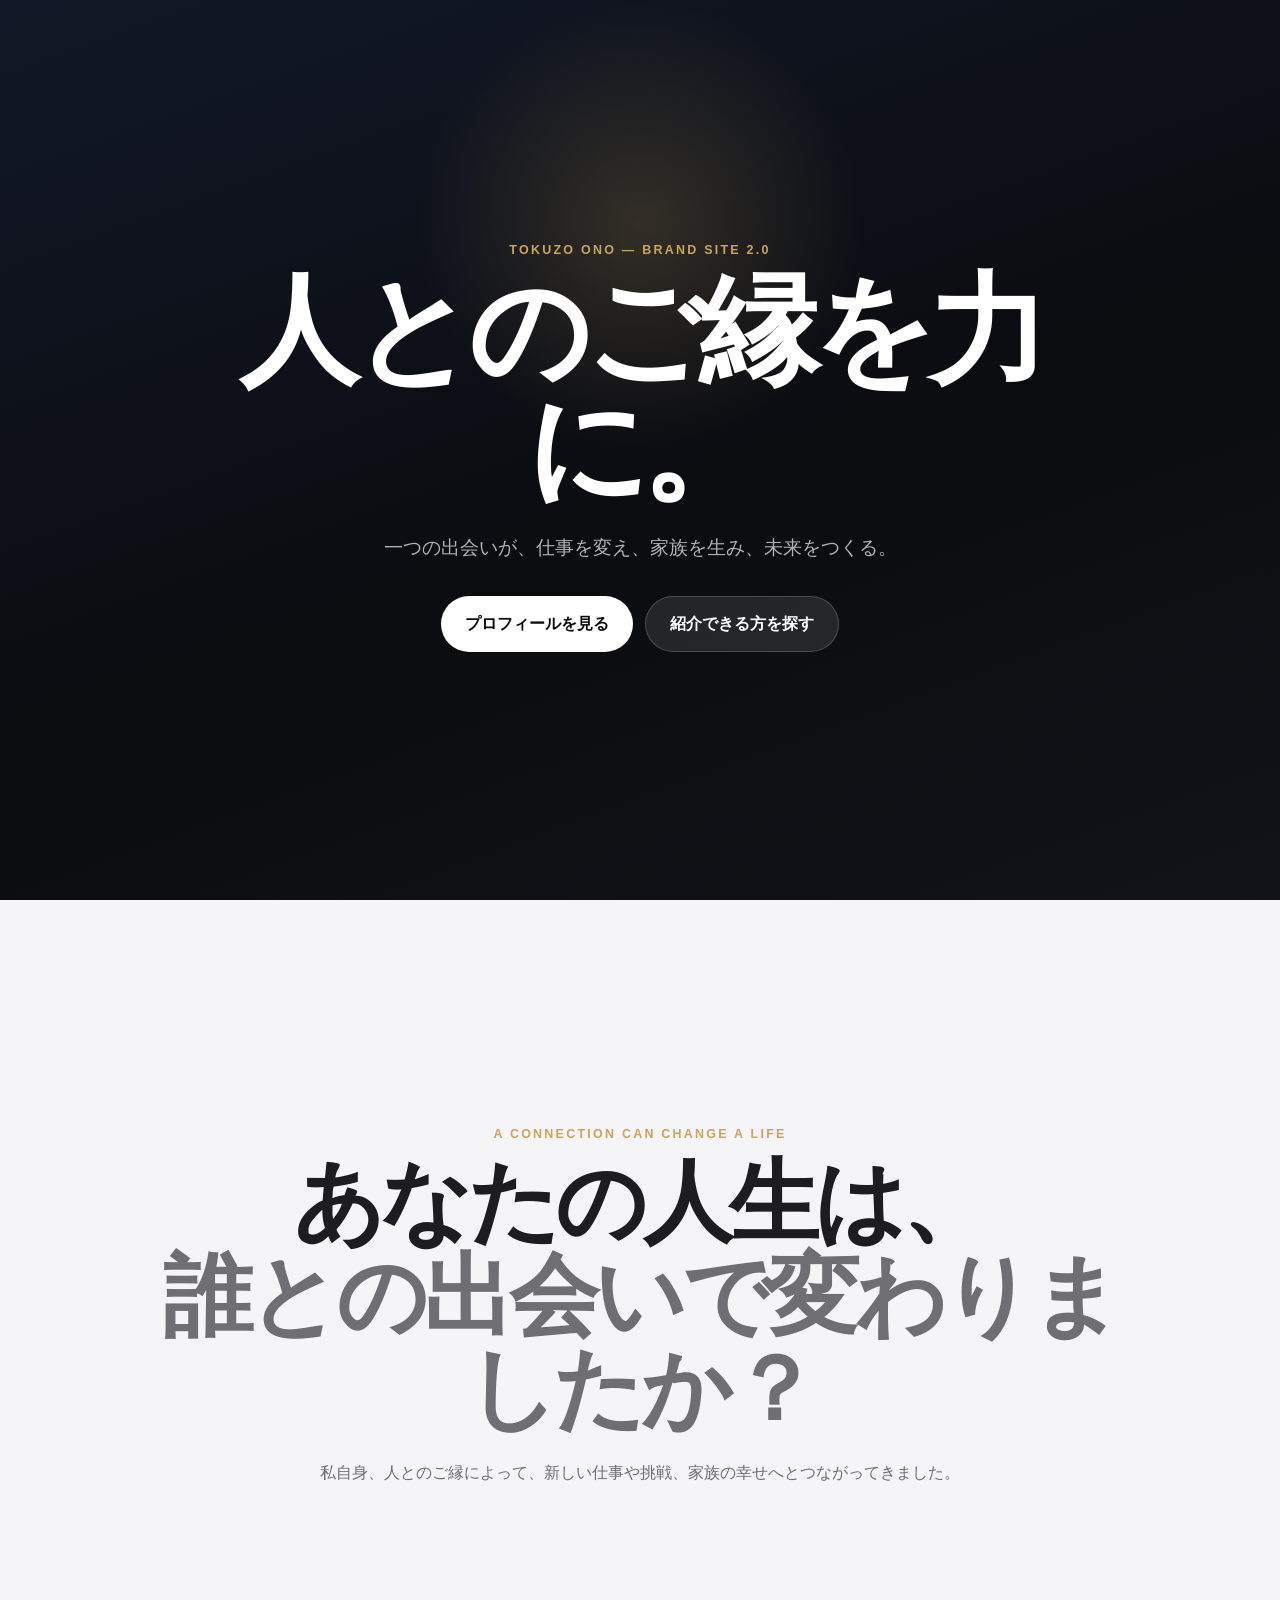
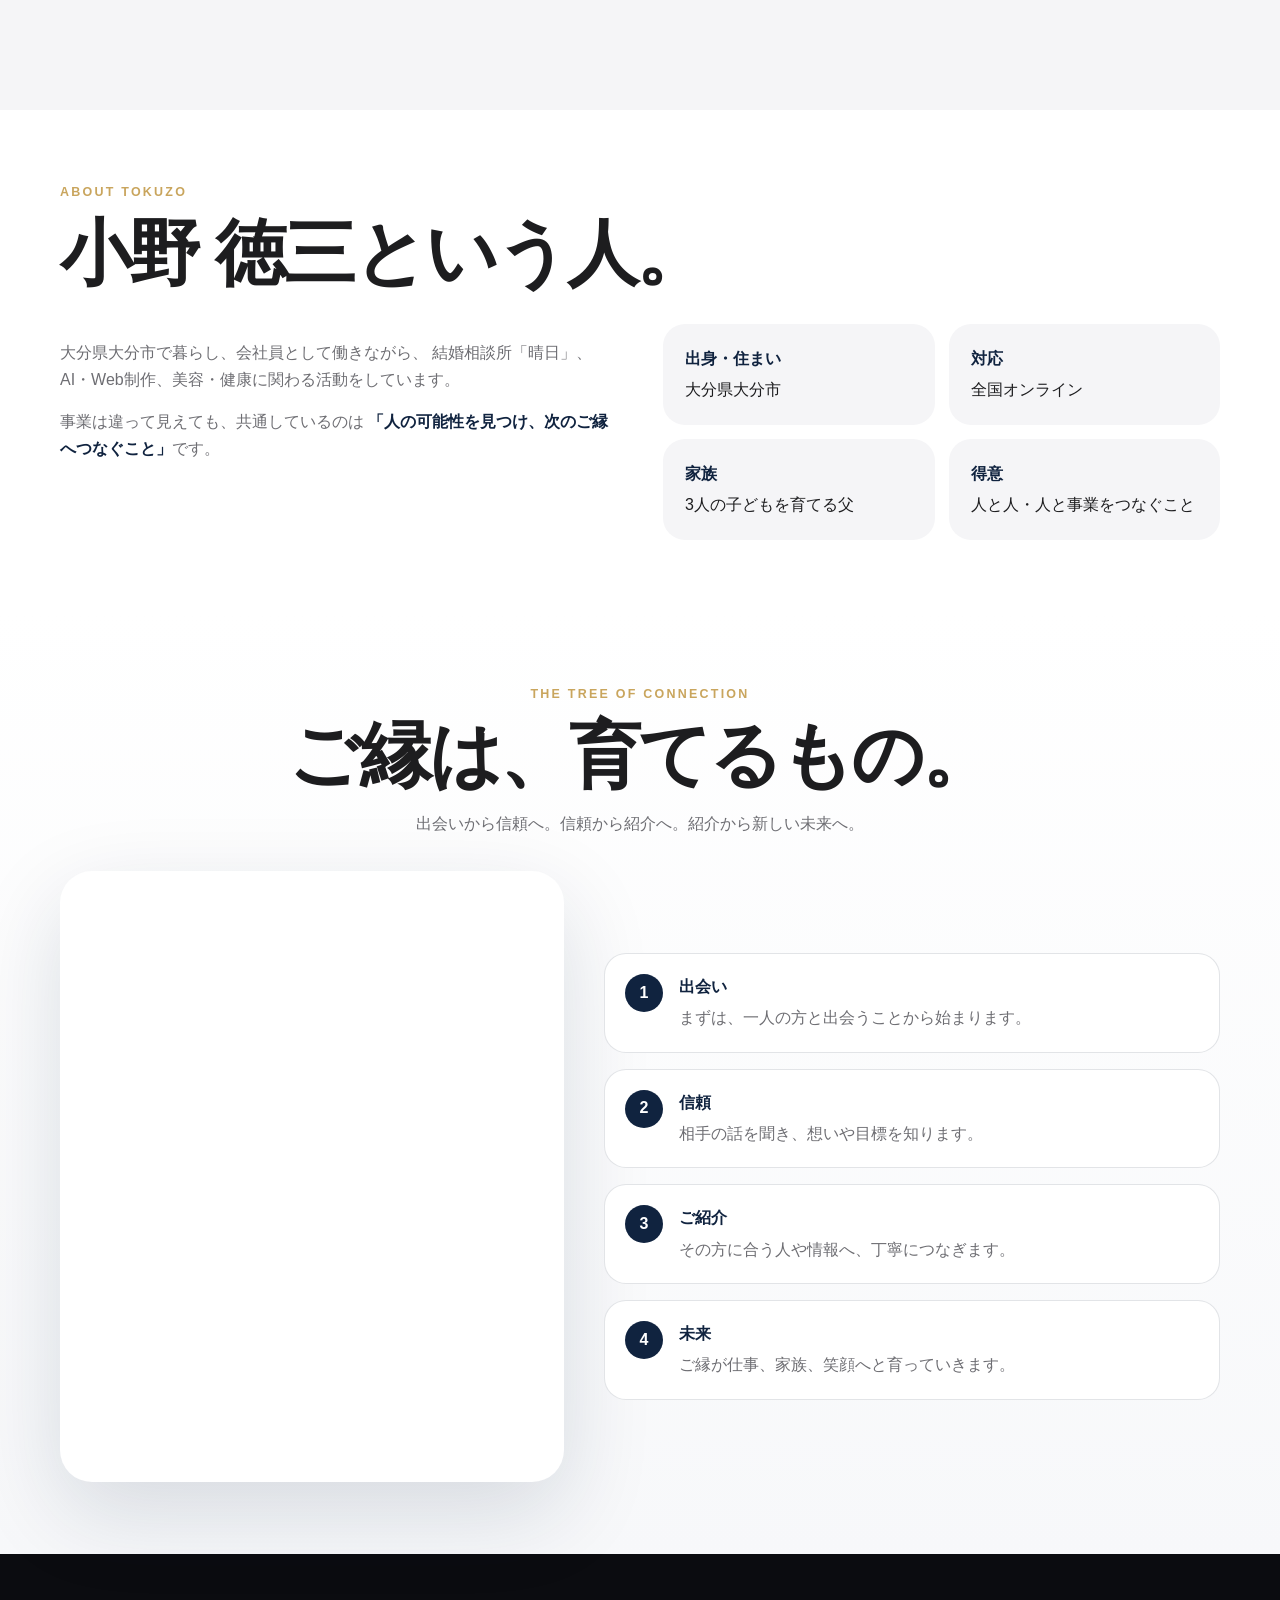
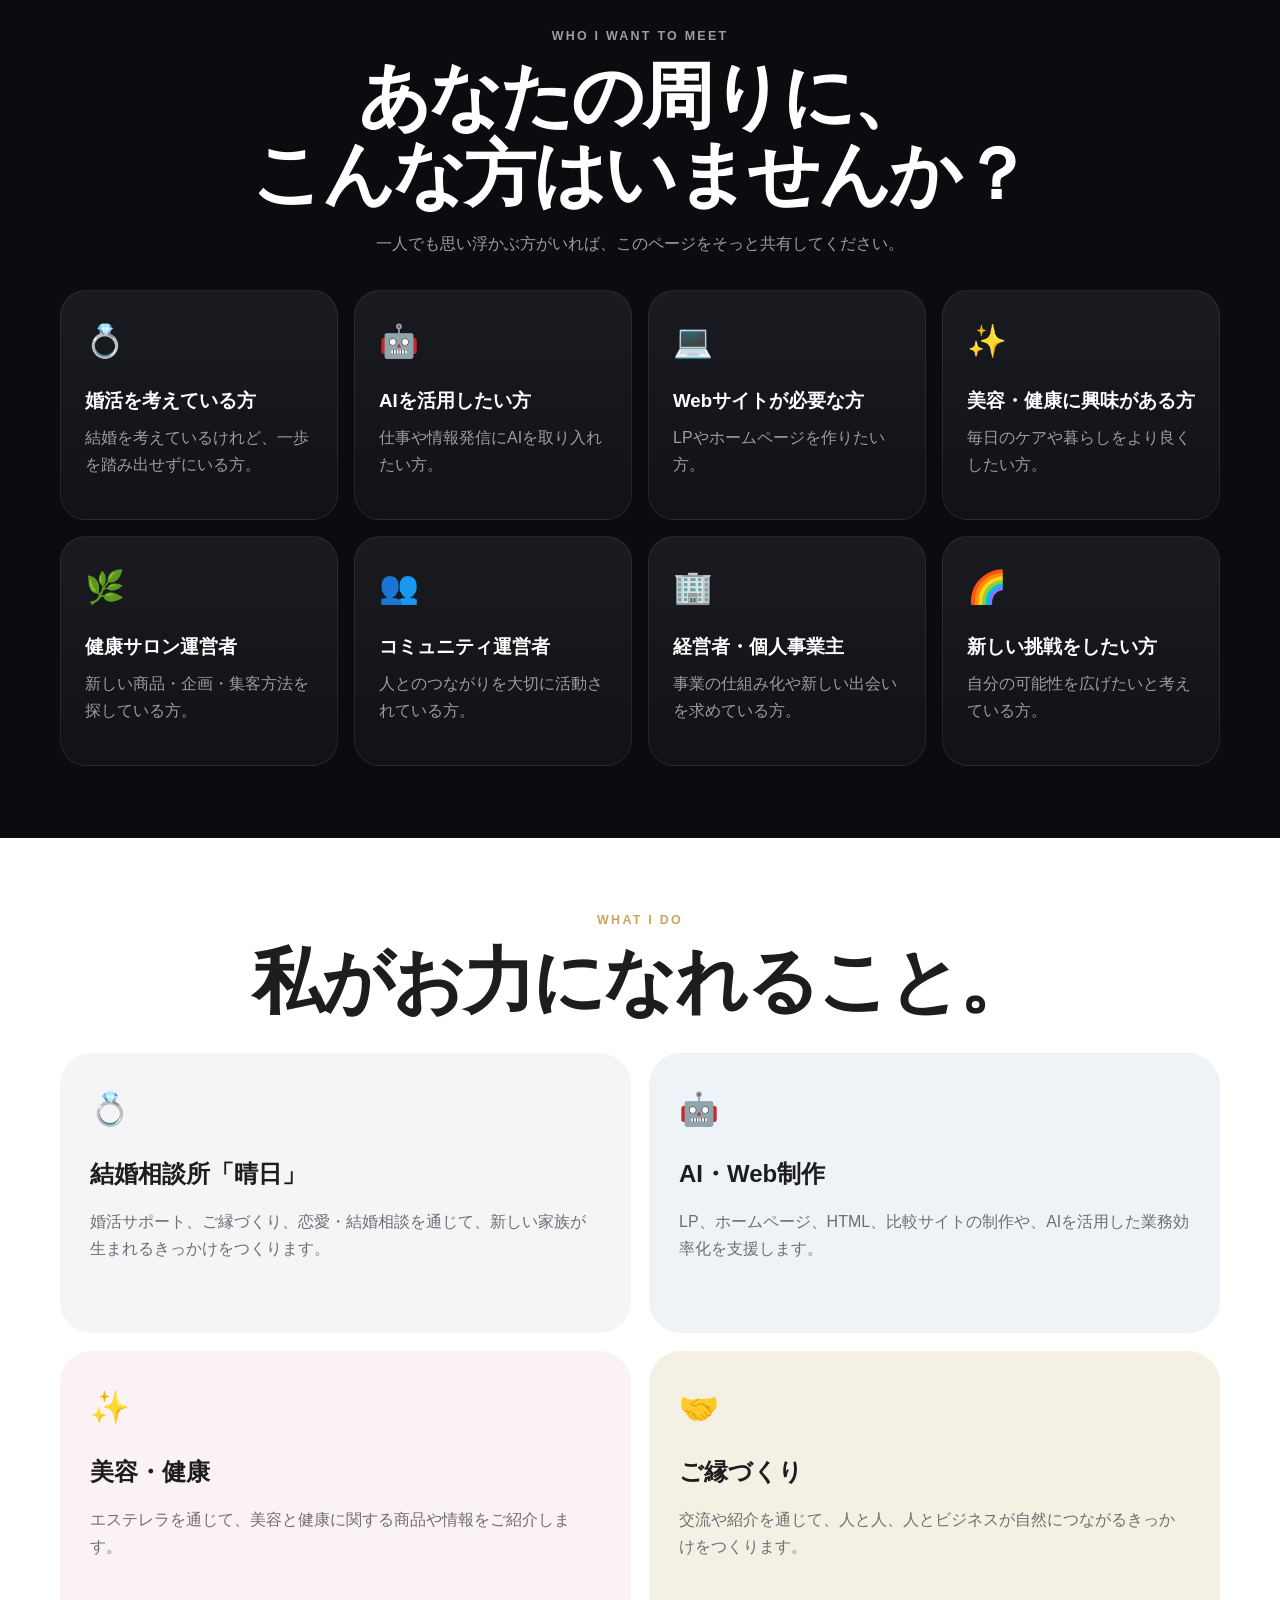
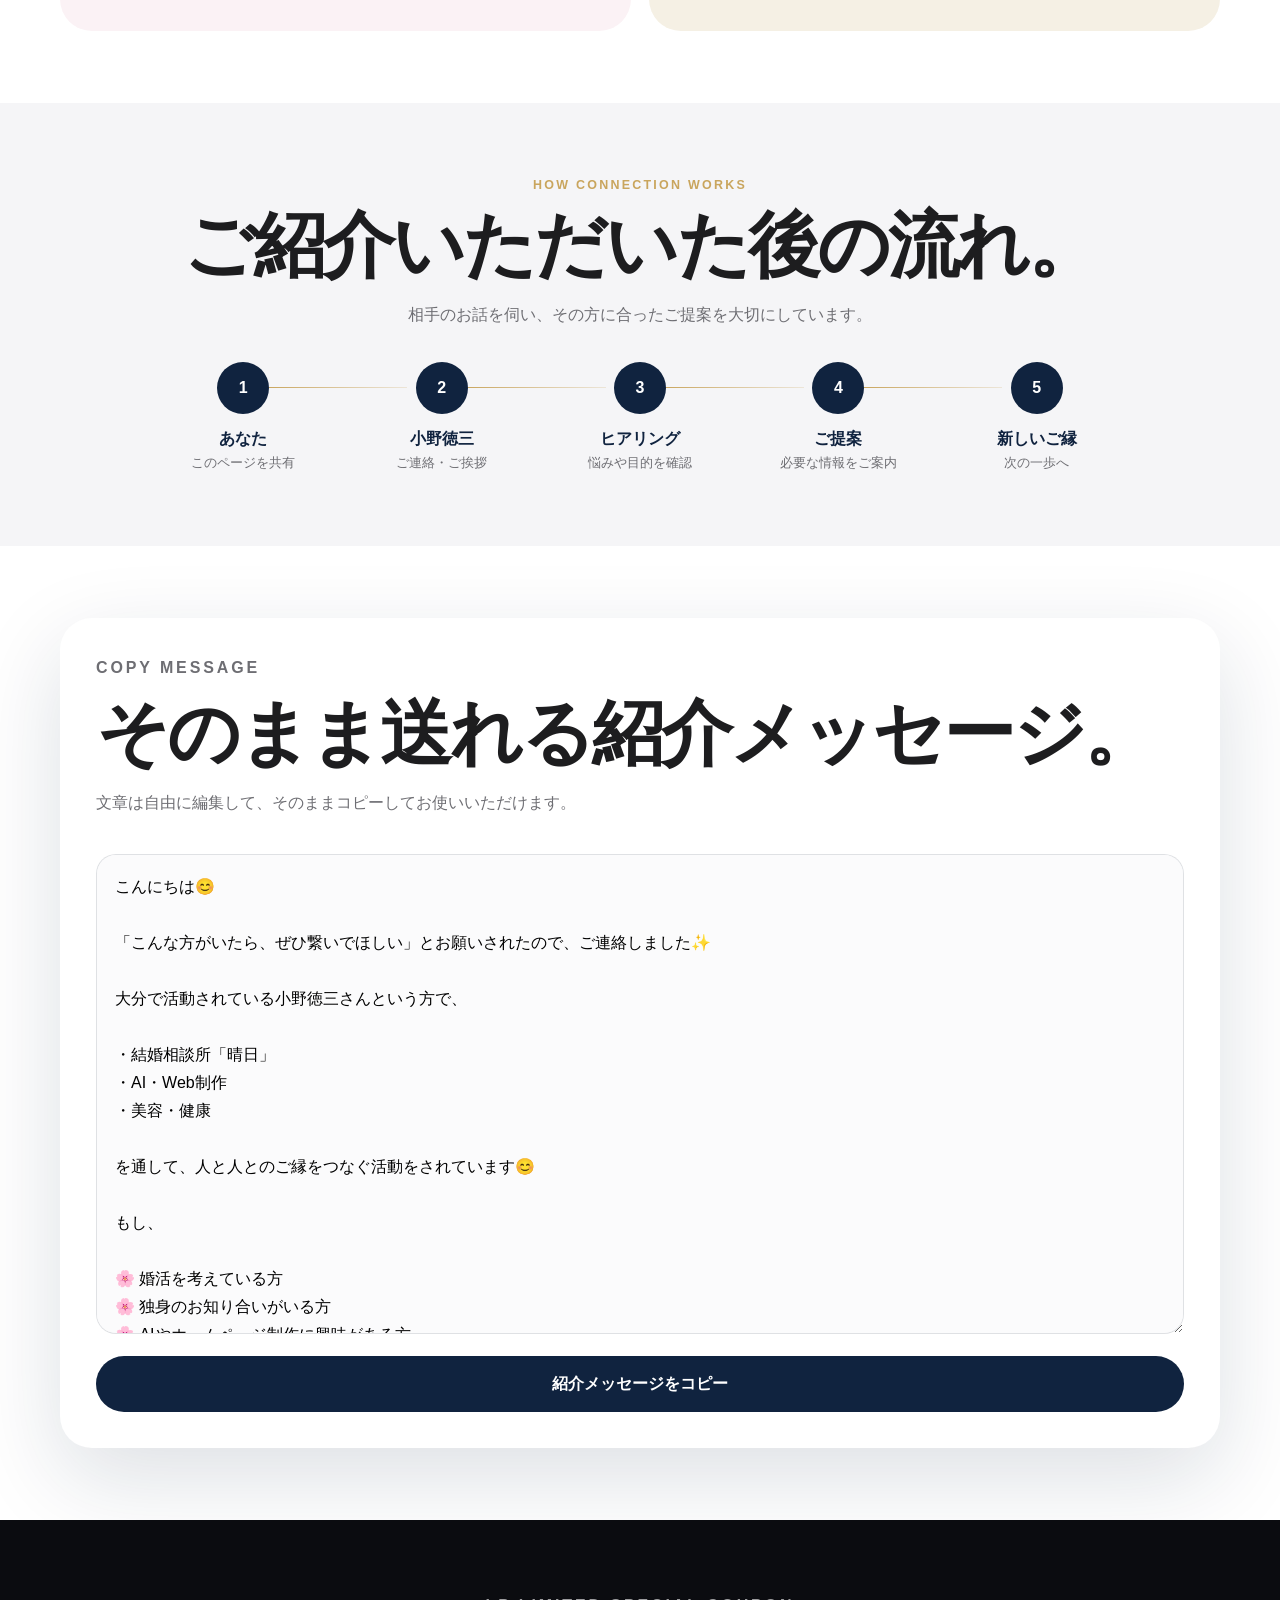
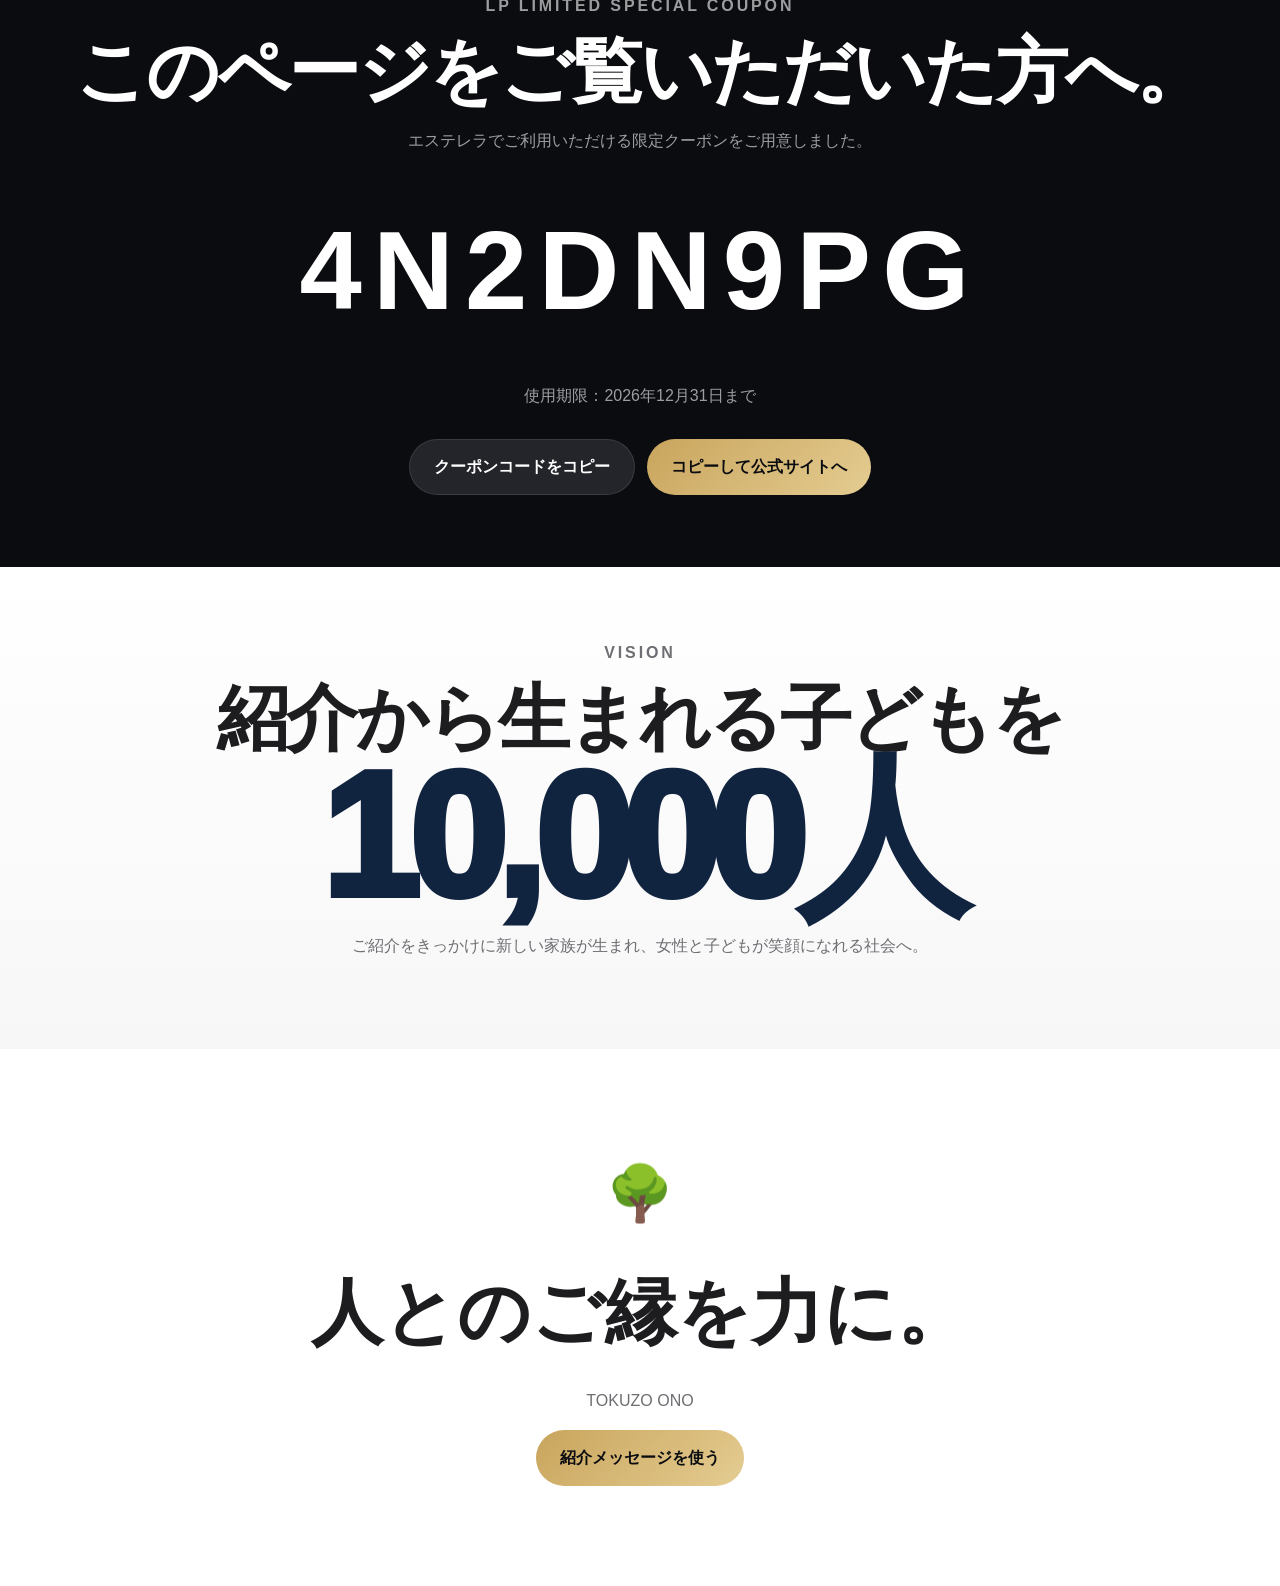
<file: index.html>
<!DOCTYPE html>
<html lang="ja">
<head>
  <meta charset="UTF-8">
  <meta name="viewport" content="width=device-width,initial-scale=1,viewport-fit=cover">
  <meta name="description" content="小野徳三ブランドサイト。人とのご縁を力に。婚活、AI・Web制作、美容・健康を通じて、新しい出会いと未来をつなぎます。">
  <meta name="theme-color" content="#0b0c10">
  <title>小野徳三｜人とのご縁を力に。</title>
  <link rel="stylesheet" href="style.css">
</head>
<body>
  <header class="hero">
    <div class="hero__inner reveal">
      <p class="eyebrow">TOKUZO ONO — BRAND SITE 2.0</p>
      <h1>人とのご縁を力に。</h1>
      <p class="hero__lead">一つの出会いが、仕事を変え、家族を生み、未来をつくる。</p>
      <div class="hero__actions">
        <a class="button button--light" href="#about">プロフィールを見る</a>
        <a class="button button--glass" href="#connect">紹介できる方を探す</a>
      </div>
    </div>
  </header>

  <main>
    <section class="statement">
      <div class="statement__inner reveal">
        <p class="eyebrow">A CONNECTION CAN CHANGE A LIFE</p>
        <h2>あなたの人生は、<span>誰との出会いで変わりましたか？</span></h2>
        <p>私自身、人とのご縁によって、新しい仕事や挑戦、家族の幸せへとつながってきました。</p>
      </div>
    </section>

    <section class="section" id="about">
      <div class="container">
        <div class="section__head reveal">
          <p class="eyebrow">ABOUT TOKUZO</p>
          <h2>小野 徳三という人。</h2>
        </div>

        <div class="about-grid">
          <div class="about-copy reveal">
            <p>
              大分県大分市で暮らし、会社員として働きながら、
              結婚相談所「晴日」、AI・Web制作、美容・健康に関わる活動をしています。
            </p>
            <p>
              事業は違って見えても、共通しているのは
              <strong>「人の可能性を見つけ、次のご縁へつなぐこと」</strong>です。
            </p>
          </div>

          <div class="facts">
            <article class="fact reveal"><b>出身・住まい</b><span>大分県大分市</span></article>
            <article class="fact reveal"><b>対応</b><span>全国オンライン</span></article>
            <article class="fact reveal"><b>家族</b><span>3人の子どもを育てる父</span></article>
            <article class="fact reveal"><b>得意</b><span>人と人・人と事業をつなぐこと</span></article>
          </div>
        </div>
      </div>
    </section>

    <section class="section story" id="story">
      <div class="container">
        <div class="section__head centered reveal">
          <p class="eyebrow">THE TREE OF CONNECTION</p>
          <h2>ご縁は、育てるもの。</h2>
          <p>出会いから信頼へ。信頼から紹介へ。紹介から新しい未来へ。</p>
        </div>

        <div class="story-grid">
          <div class="tree-card reveal">
            <svg class="tree" viewBox="0 0 500 620" role="img" aria-label="ご縁の木">
              <path class="trunk" d="M250 550 C245 470 252 390 250 310 C248 235 255 180 250 110"/>
              <path class="branch" d="M250 390 C205 355 165 325 125 285"/>
              <path class="branch" d="M250 360 C295 330 335 300 375 255"/>
              <path class="branch" d="M250 300 C210 270 180 235 160 195"/>
              <path class="branch" d="M250 280 C292 245 320 210 340 165"/>
              <path class="branch" d="M250 225 C225 190 220 155 225 120"/>
              <path class="branch" d="M250 215 C275 180 280 145 275 110"/>
              <g class="leaves">
                <circle cx="122" cy="284" r="16"/><circle cx="155" cy="315" r="15"/>
                <circle cx="380" cy="252" r="17"/><circle cx="337" cy="291" r="15"/>
                <circle cx="158" cy="193" r="17"/><circle cx="190" cy="235" r="14"/>
                <circle cx="342" cy="163" r="17"/><circle cx="310" cy="210" r="14"/>
                <circle cx="224" cy="118" r="16"/><circle cx="276" cy="108" r="16"/>
              </g>
              <g class="flowers">
                <circle cx="118" cy="270" r="9"/><circle cx="149" cy="303" r="8"/>
                <circle cx="385" cy="238" r="9"/><circle cx="350" cy="278" r="8"/>
                <circle cx="150" cy="180" r="9"/><circle cx="181" cy="220" r="8"/>
                <circle cx="348" cy="150" r="9"/><circle cx="318" cy="198" r="8"/>
                <circle cx="215" cy="105" r="9"/><circle cx="286" cy="95" r="9"/>
              </g>
            </svg>
          </div>

          <div class="story-steps">
            <article class="story-step reveal"><span>1</span><div><b>出会い</b><p>まずは、一人の方と出会うことから始まります。</p></div></article>
            <article class="story-step reveal"><span>2</span><div><b>信頼</b><p>相手の話を聞き、想いや目標を知ります。</p></div></article>
            <article class="story-step reveal"><span>3</span><div><b>ご紹介</b><p>その方に合う人や情報へ、丁寧につなぎます。</p></div></article>
            <article class="story-step reveal"><span>4</span><div><b>未来</b><p>ご縁が仕事、家族、笑顔へと育っていきます。</p></div></article>
          </div>
        </div>
      </div>
    </section>

    <section class="section connect" id="connect">
      <div class="container">
        <div class="section__head centered reveal">
          <p class="eyebrow">WHO I WANT TO MEET</p>
          <h2>あなたの周りに、<br>こんな方はいませんか？</h2>
          <p>一人でも思い浮かぶ方がいれば、このページをそっと共有してください。</p>
        </div>

        <div class="connect-grid">
          <article class="connect-card reveal"><span>💍</span><h3>婚活を考えている方</h3><p>結婚を考えているけれど、一歩を踏み出せずにいる方。</p></article>
          <article class="connect-card reveal"><span>🤖</span><h3>AIを活用したい方</h3><p>仕事や情報発信にAIを取り入れたい方。</p></article>
          <article class="connect-card reveal"><span>💻</span><h3>Webサイトが必要な方</h3><p>LPやホームページを作りたい方。</p></article>
          <article class="connect-card reveal"><span>✨</span><h3>美容・健康に興味がある方</h3><p>毎日のケアや暮らしをより良くしたい方。</p></article>
          <article class="connect-card reveal"><span>🌿</span><h3>健康サロン運営者</h3><p>新しい商品・企画・集客方法を探している方。</p></article>
          <article class="connect-card reveal"><span>👥</span><h3>コミュニティ運営者</h3><p>人とのつながりを大切に活動されている方。</p></article>
          <article class="connect-card reveal"><span>🏢</span><h3>経営者・個人事業主</h3><p>事業の仕組み化や新しい出会いを求めている方。</p></article>
          <article class="connect-card reveal"><span>🌈</span><h3>新しい挑戦をしたい方</h3><p>自分の可能性を広げたいと考えている方。</p></article>
        </div>
      </div>
    </section>

    <section class="section services">
      <div class="container">
        <div class="section__head centered reveal">
          <p class="eyebrow">WHAT I DO</p>
          <h2>私がお力になれること。</h2>
        </div>

        <div class="services-grid">
          <article class="service reveal"><span>💍</span><h3>結婚相談所「晴日」</h3><p>婚活サポート、ご縁づくり、恋愛・結婚相談を通じて、新しい家族が生まれるきっかけをつくります。</p></article>
          <article class="service reveal"><span>🤖</span><h3>AI・Web制作</h3><p>LP、ホームページ、HTML、比較サイトの制作や、AIを活用した業務効率化を支援します。</p></article>
          <article class="service reveal"><span>✨</span><h3>美容・健康</h3><p>エステレラを通じて、美容と健康に関する商品や情報をご紹介します。</p></article>
          <article class="service reveal"><span>🤝</span><h3>ご縁づくり</h3><p>交流や紹介を通じて、人と人、人とビジネスが自然につながるきっかけをつくります。</p></article>
        </div>
      </div>
    </section>

    <section class="section flow">
      <div class="container">
        <div class="section__head centered reveal">
          <p class="eyebrow">HOW CONNECTION WORKS</p>
          <h2>ご紹介いただいた後の流れ。</h2>
          <p>相手のお話を伺い、その方に合ったご提案を大切にしています。</p>
        </div>

        <div class="flow-line">
          <div class="flow-item reveal"><b>1</b><span>あなた</span><small>このページを共有</small></div>
          <div class="flow-item reveal"><b>2</b><span>小野徳三</span><small>ご連絡・ご挨拶</small></div>
          <div class="flow-item reveal"><b>3</b><span>ヒアリング</span><small>悩みや目的を確認</small></div>
          <div class="flow-item reveal"><b>4</b><span>ご提案</span><small>必要な情報をご案内</small></div>
          <div class="flow-item reveal"><b>5</b><span>新しいご縁</span><small>次の一歩へ</small></div>
        </div>
      </div>
    </section>

    <section class="section" id="message">
      <div class="container">
        <div class="message-card reveal">
          <p class="eyebrow">COPY MESSAGE</p>
          <h2>そのまま送れる紹介メッセージ。</h2>
          <p>文章は自由に編集して、そのままコピーしてお使いいただけます。</p>
          <textarea id="messageText">こんにちは😊

「こんな方がいたら、ぜひ繋いでほしい」とお願いされたので、ご連絡しました✨

大分で活動されている小野徳三さんという方で、

・結婚相談所「晴日」
・AI・Web制作
・美容・健康

を通して、人と人とのご縁をつなぐ活動をされています😊

もし、

🌸 婚活を考えている方
🌸 独身のお知り合いがいる方
🌸 AIやホームページ制作に興味がある方
🌸 美容・健康に興味がある方
🌸 健康サロンを運営されている方
🌸 新しいご縁や人脈を広げたい方

など、思い当たる方がいらっしゃいましたら、ぜひプロフィールをご覧いただけると嬉しいです✨

ご縁がつながるきっかけになれば嬉しいです😊</textarea>
          <button class="button copy-button" type="button" onclick="copyMessage()">紹介メッセージをコピー</button>
        </div>
      </div>
    </section>

    <section class="section coupon" id="coupon">
      <div class="container centered reveal">
        <p class="eyebrow">LP LIMITED SPECIAL COUPON</p>
        <h2>このページをご覧いただいた方へ。</h2>
        <p>エステレラでご利用いただける限定クーポンをご用意しました。</p>
        <div class="coupon-code" id="couponCode">4N2DN9PG</div>
        <p class="coupon-expiry">使用期限：2026年12月31日まで</p>
        <div class="coupon-actions">
          <button class="button button--dark" type="button" onclick="copyCoupon()">クーポンコードをコピー</button>
          <button class="button button--gold" type="button" onclick="copyCouponAndOpen()">コピーして公式サイトへ</button>
        </div>
      </div>
    </section>

    <section class="section vision">
      <div class="container centered reveal">
        <p class="eyebrow">VISION</p>
        <h2>紹介から生まれる子どもを</h2>
        <div class="vision-number">10,000人</div>
        <p>ご紹介をきっかけに新しい家族が生まれ、女性と子どもが笑顔になれる社会へ。</p>
      </div>
    </section>

    <section class="final">
      <div class="reveal">
        <div class="final-logo">🌳</div>
        <h2>人とのご縁を力に。</h2>
        <p>TOKUZO ONO</p>
        <a class="button button--gold" href="#message">紹介メッセージを使う</a>
      </div>
    </section>
  </main>


  <nav class="mobile-bar" aria-label="スマホ用メニュー">
    <a href="#about">プロフィール</a>
    <a href="#connect">繋がりたい方</a>
    <a href="#message">紹介文</a>
    <a href="#coupon">クーポン</a>
  </nav>

  <div class="toast" id="toast">コピーしました</div>
  <script src="script.js"></script>
</body>
</html>
</file>
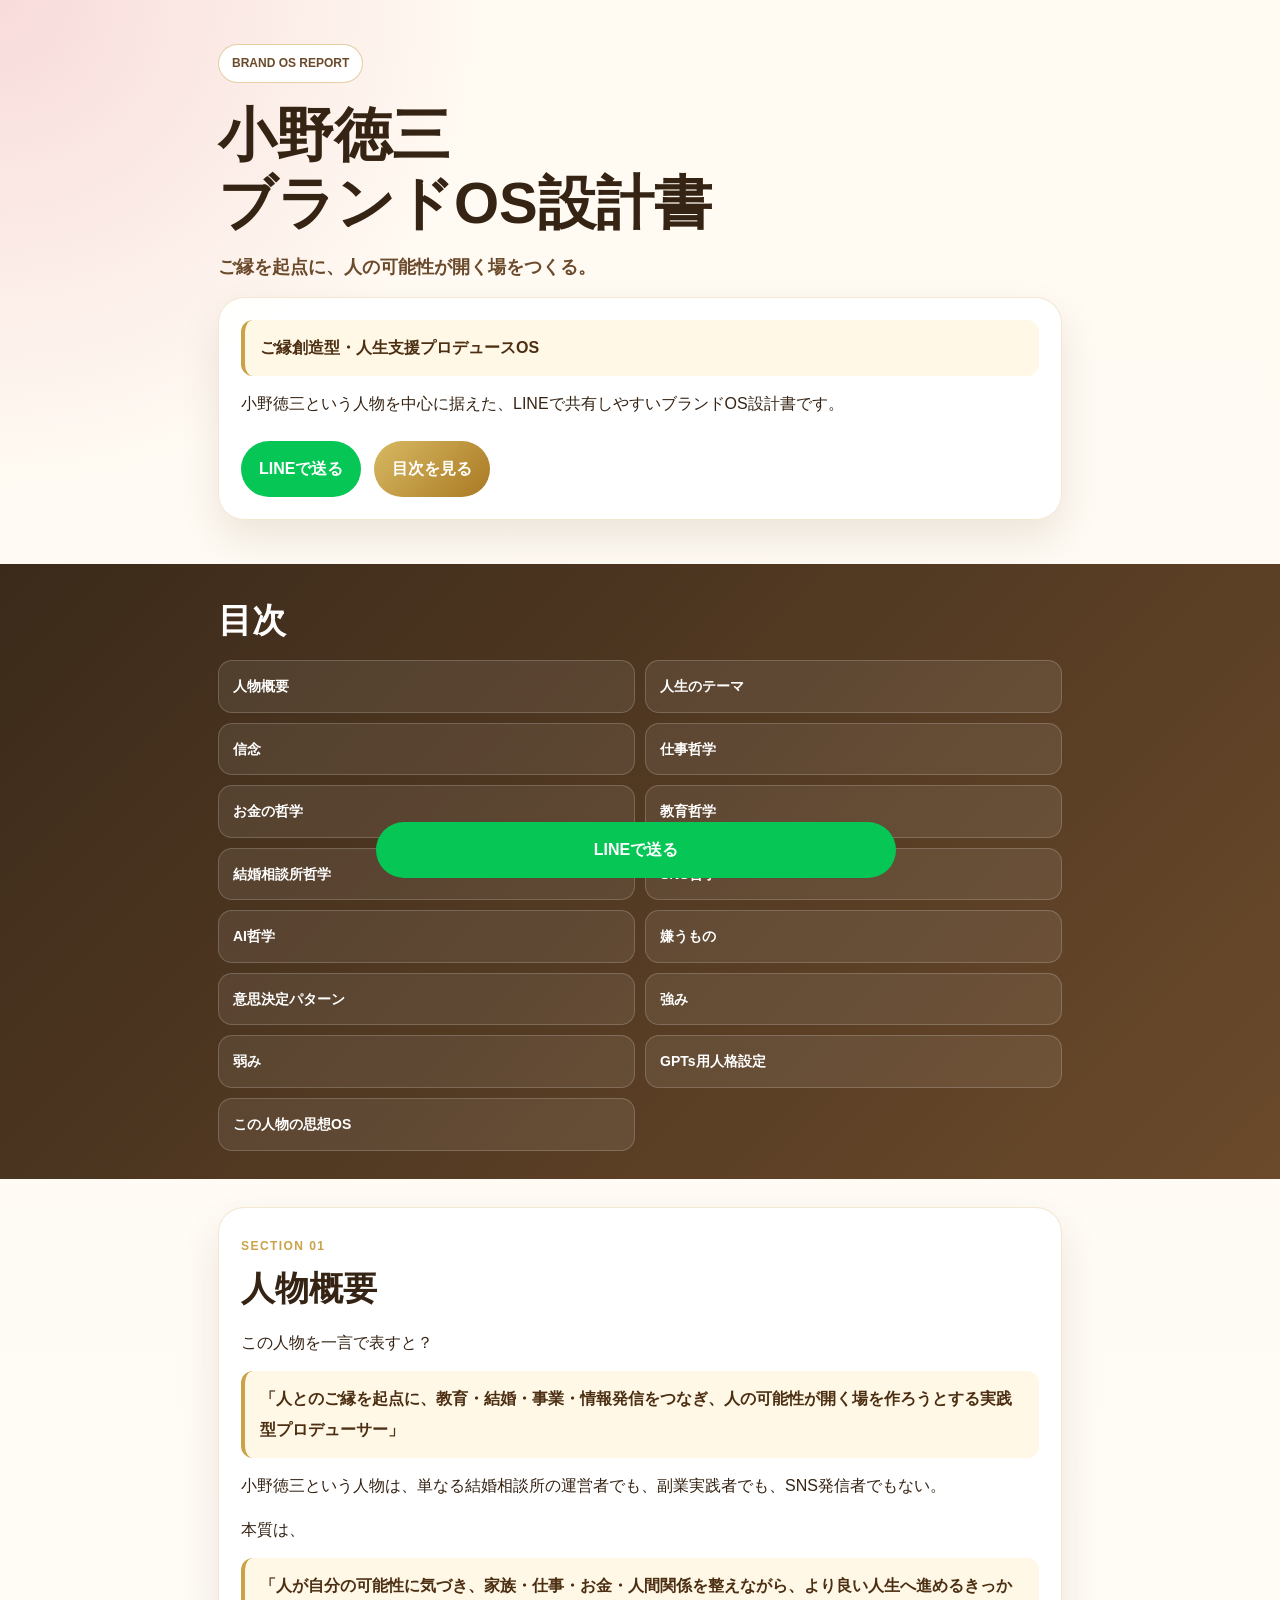
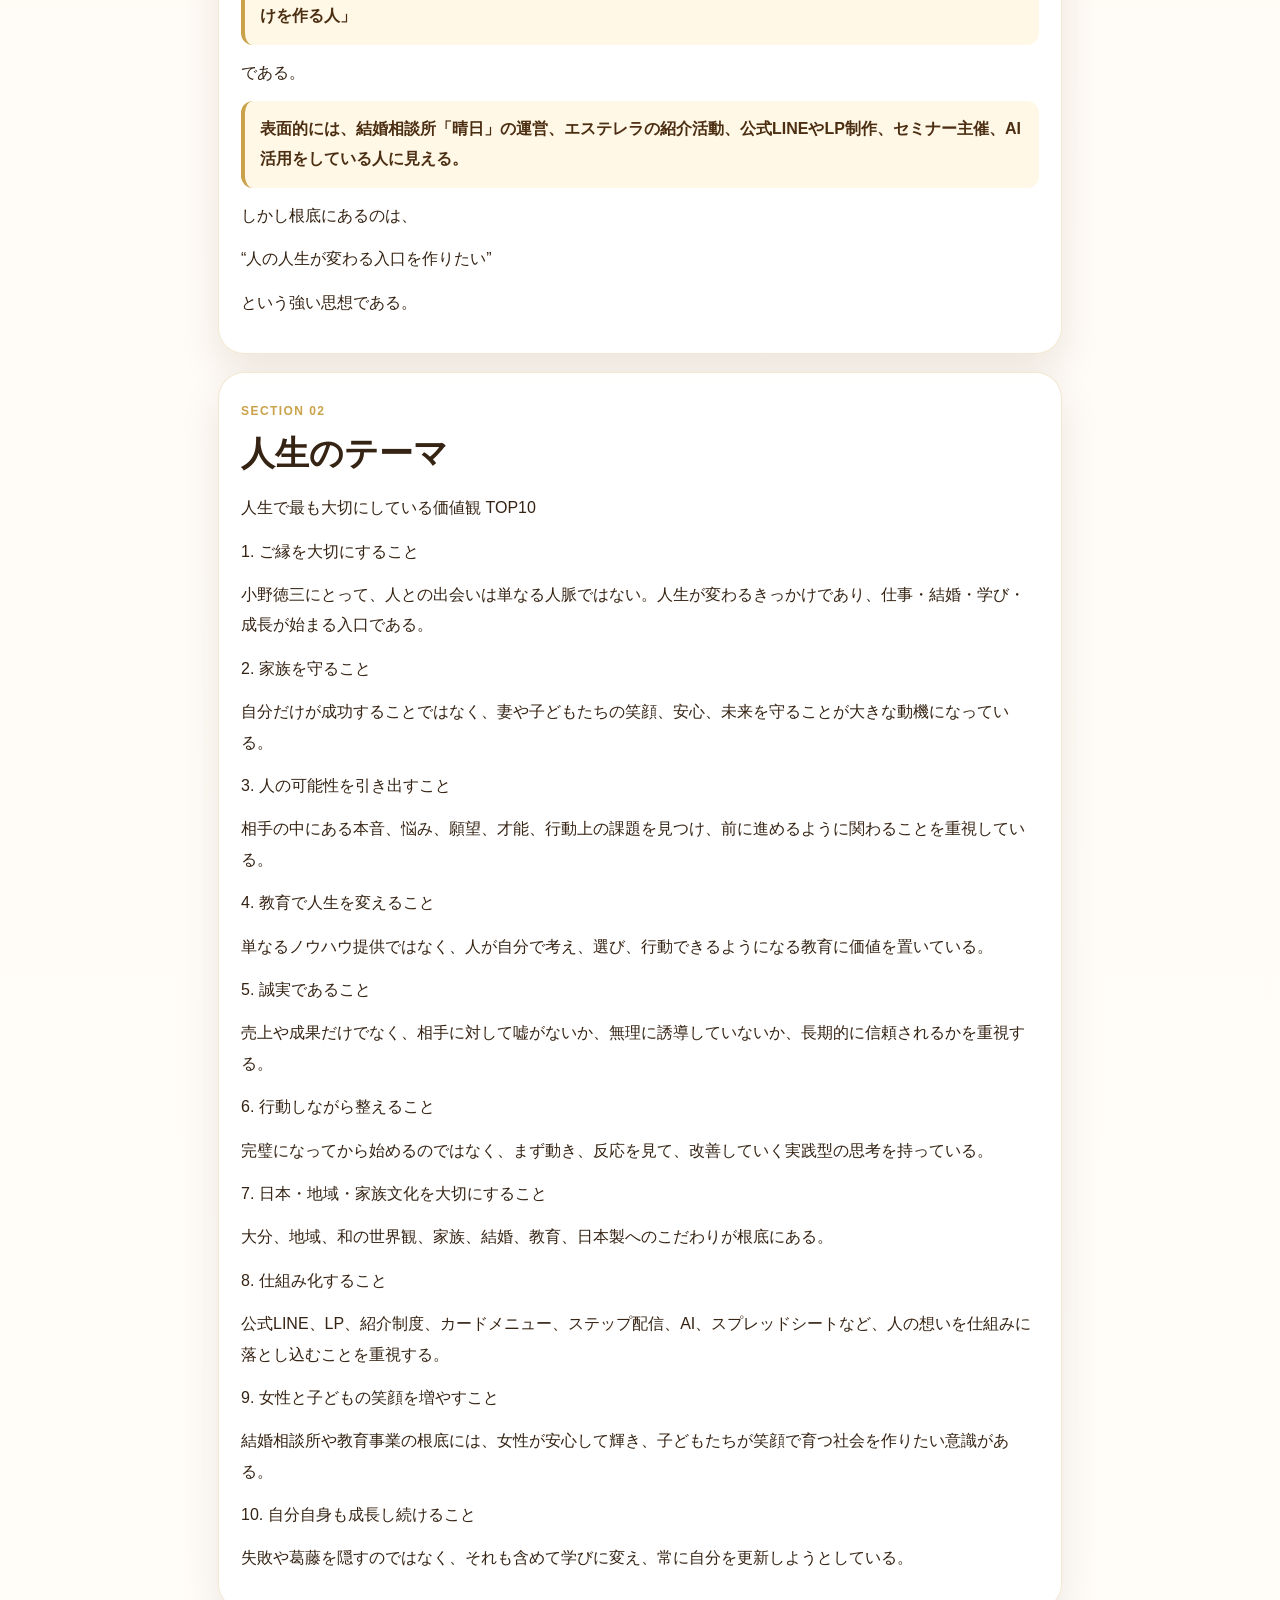
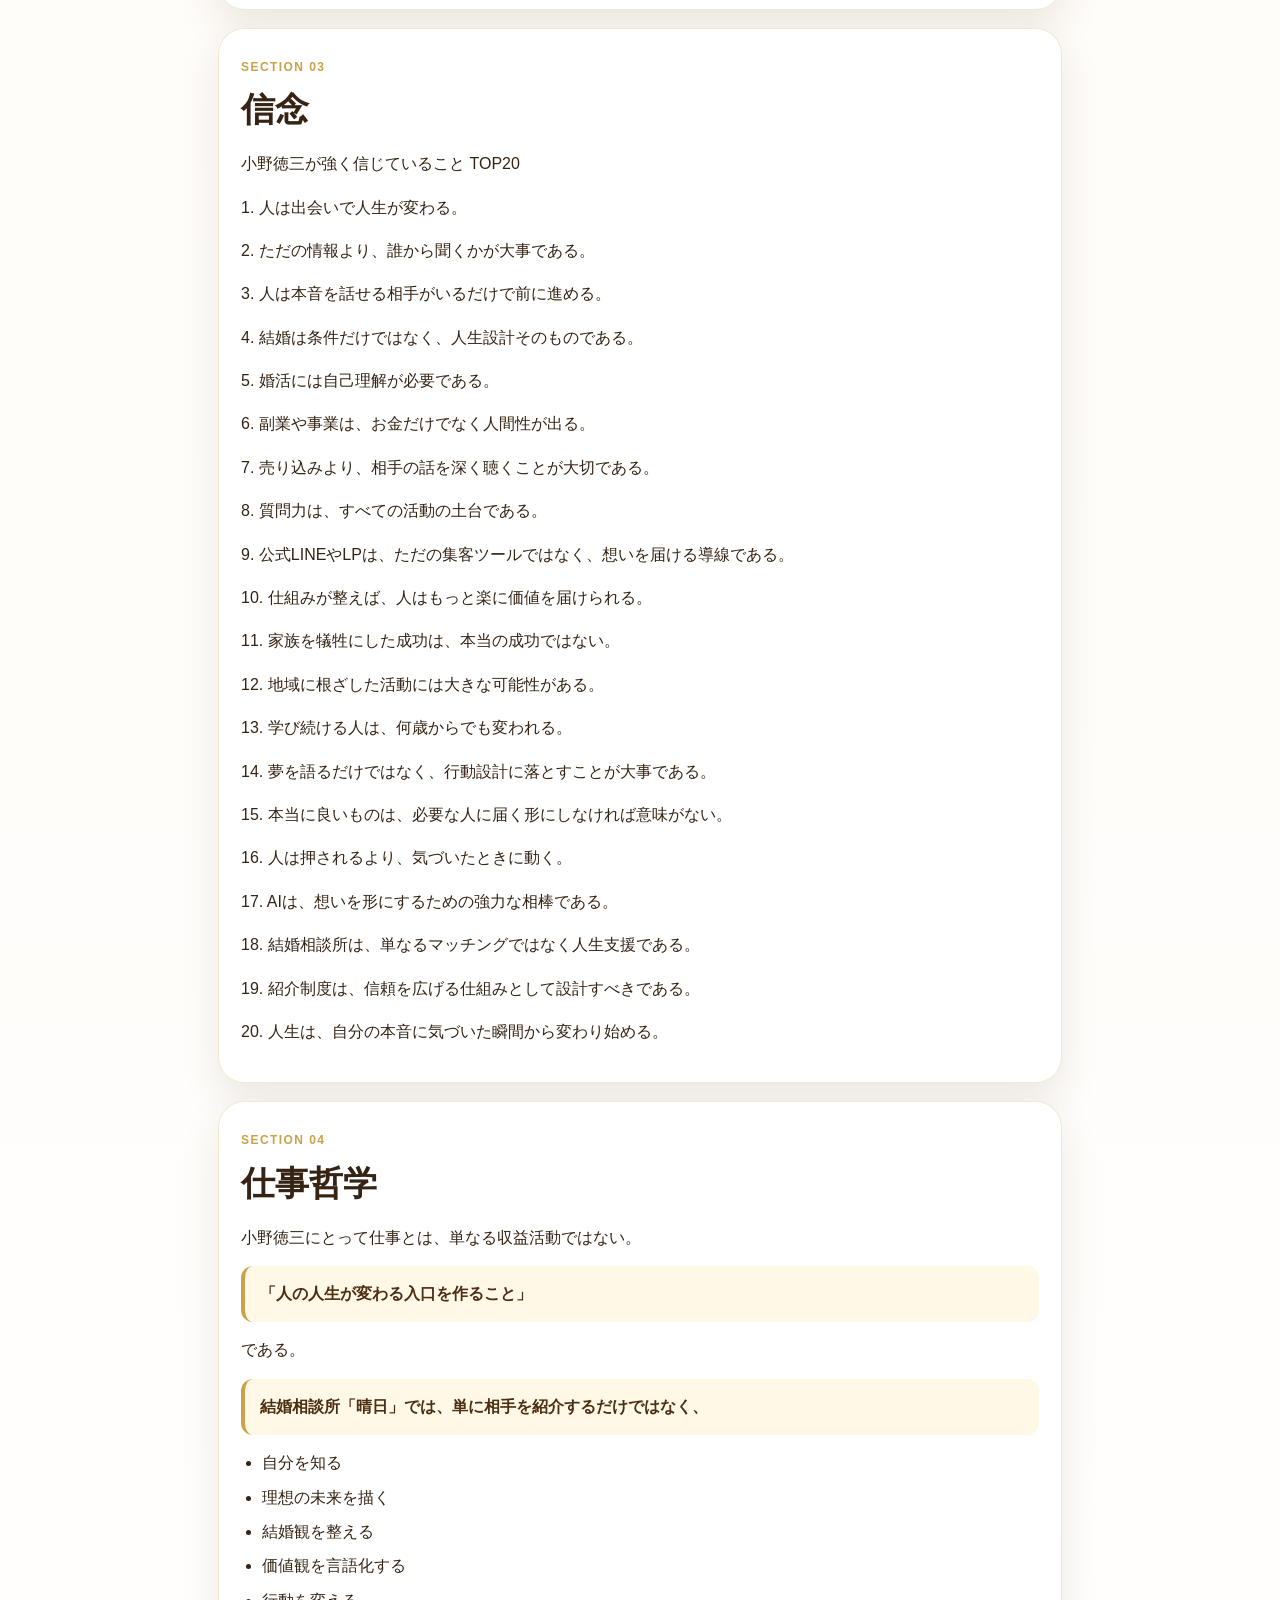
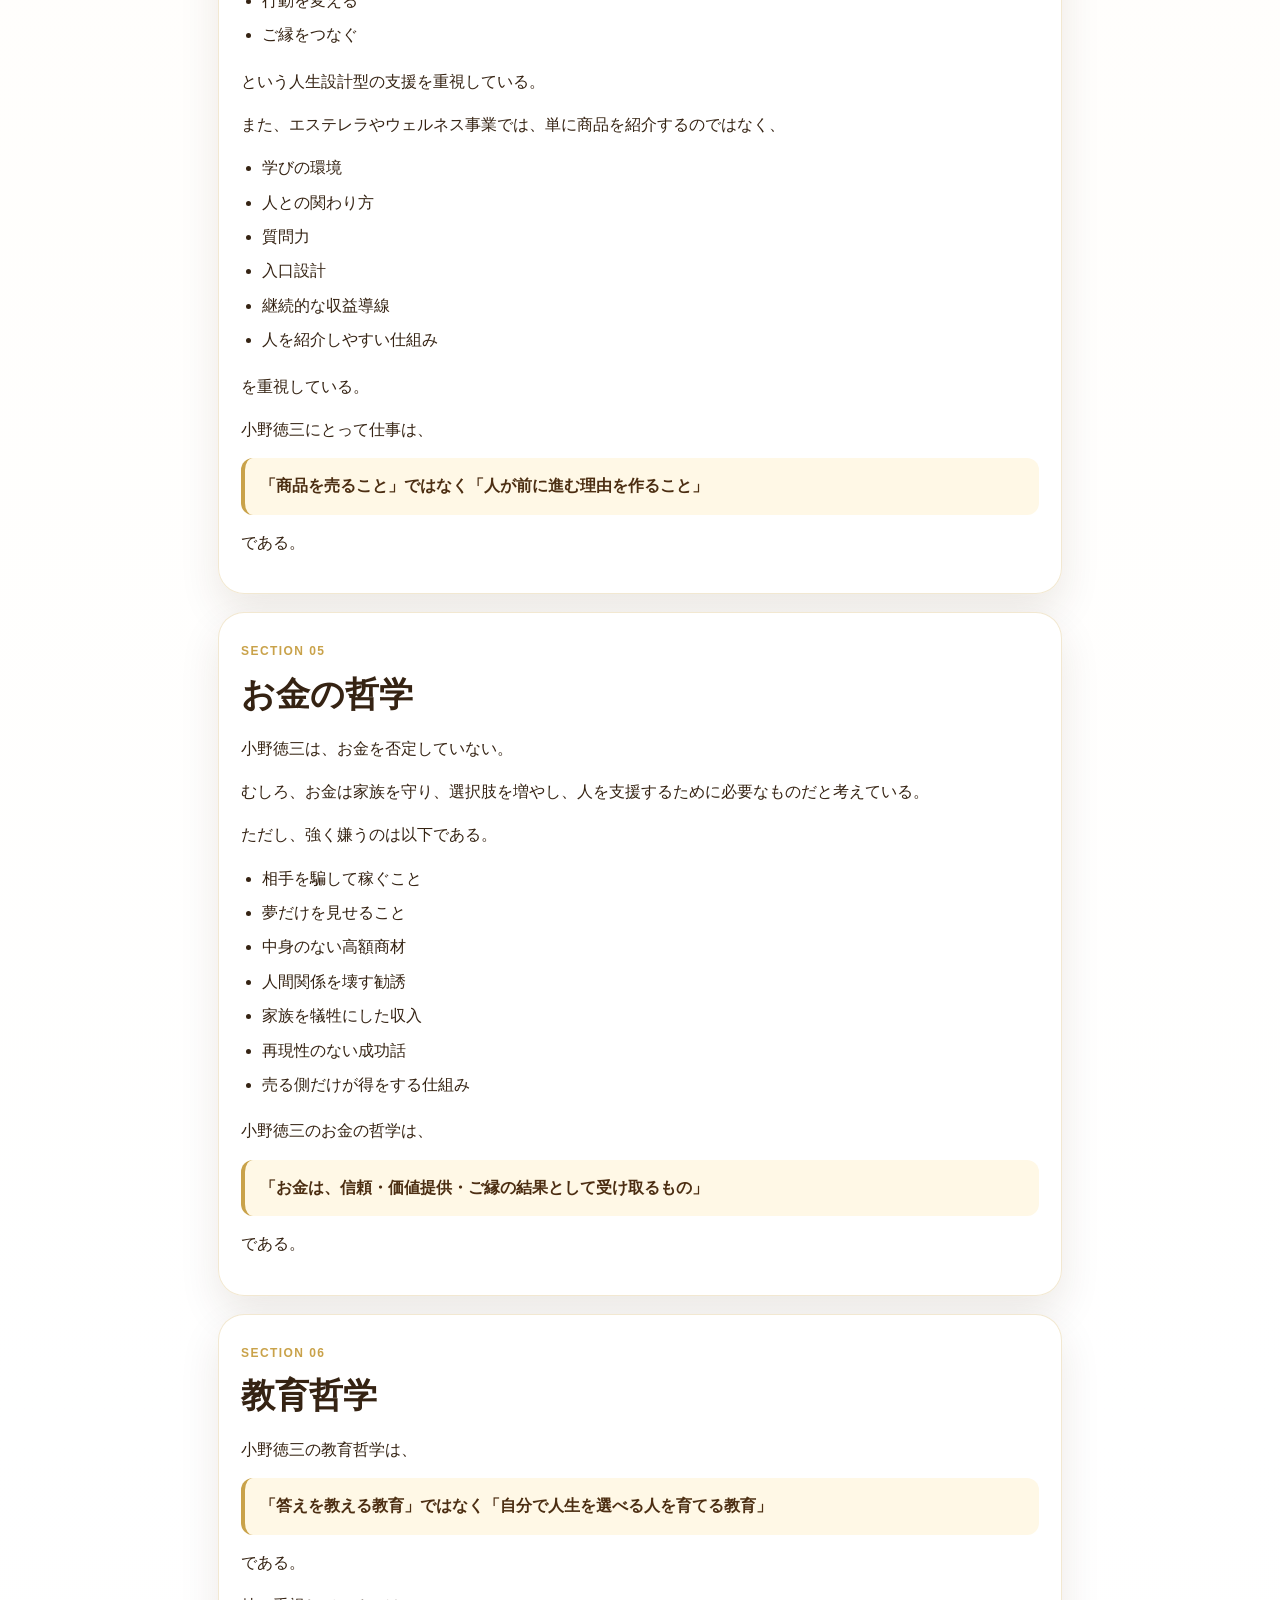
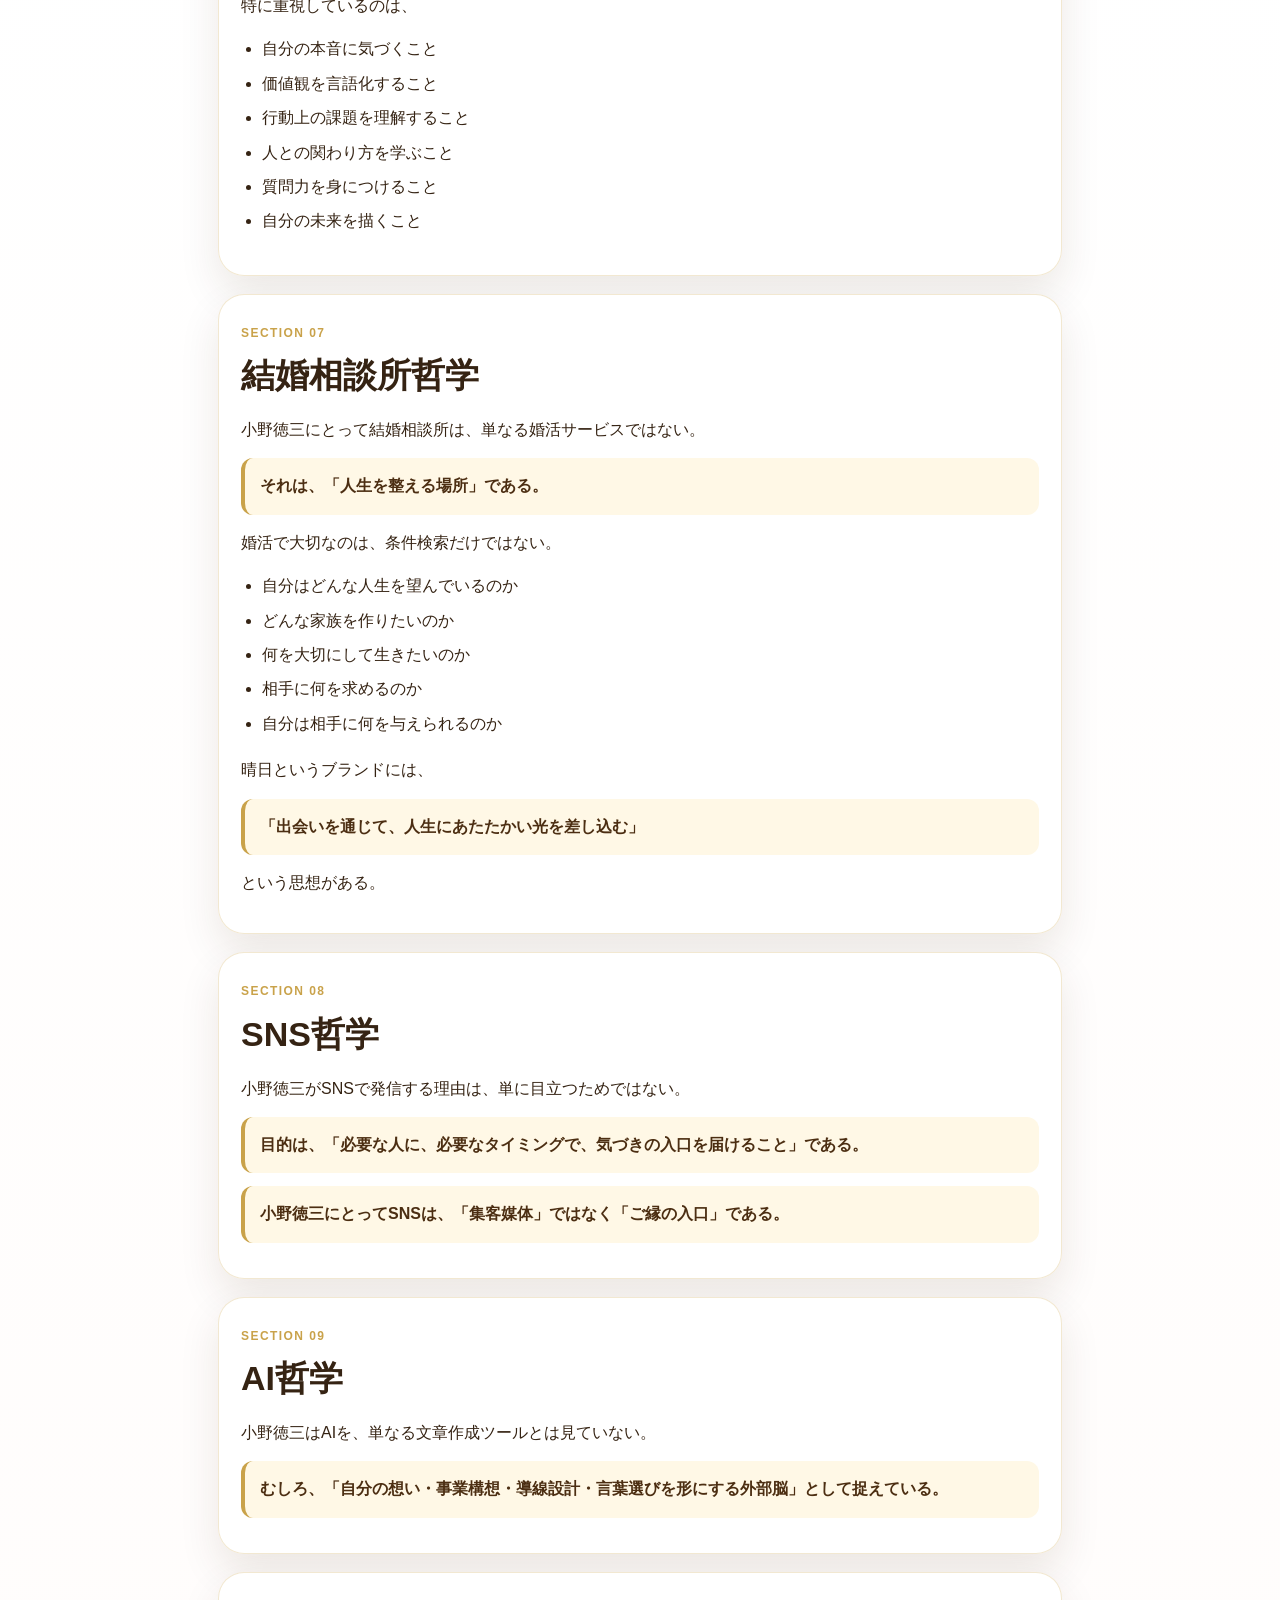
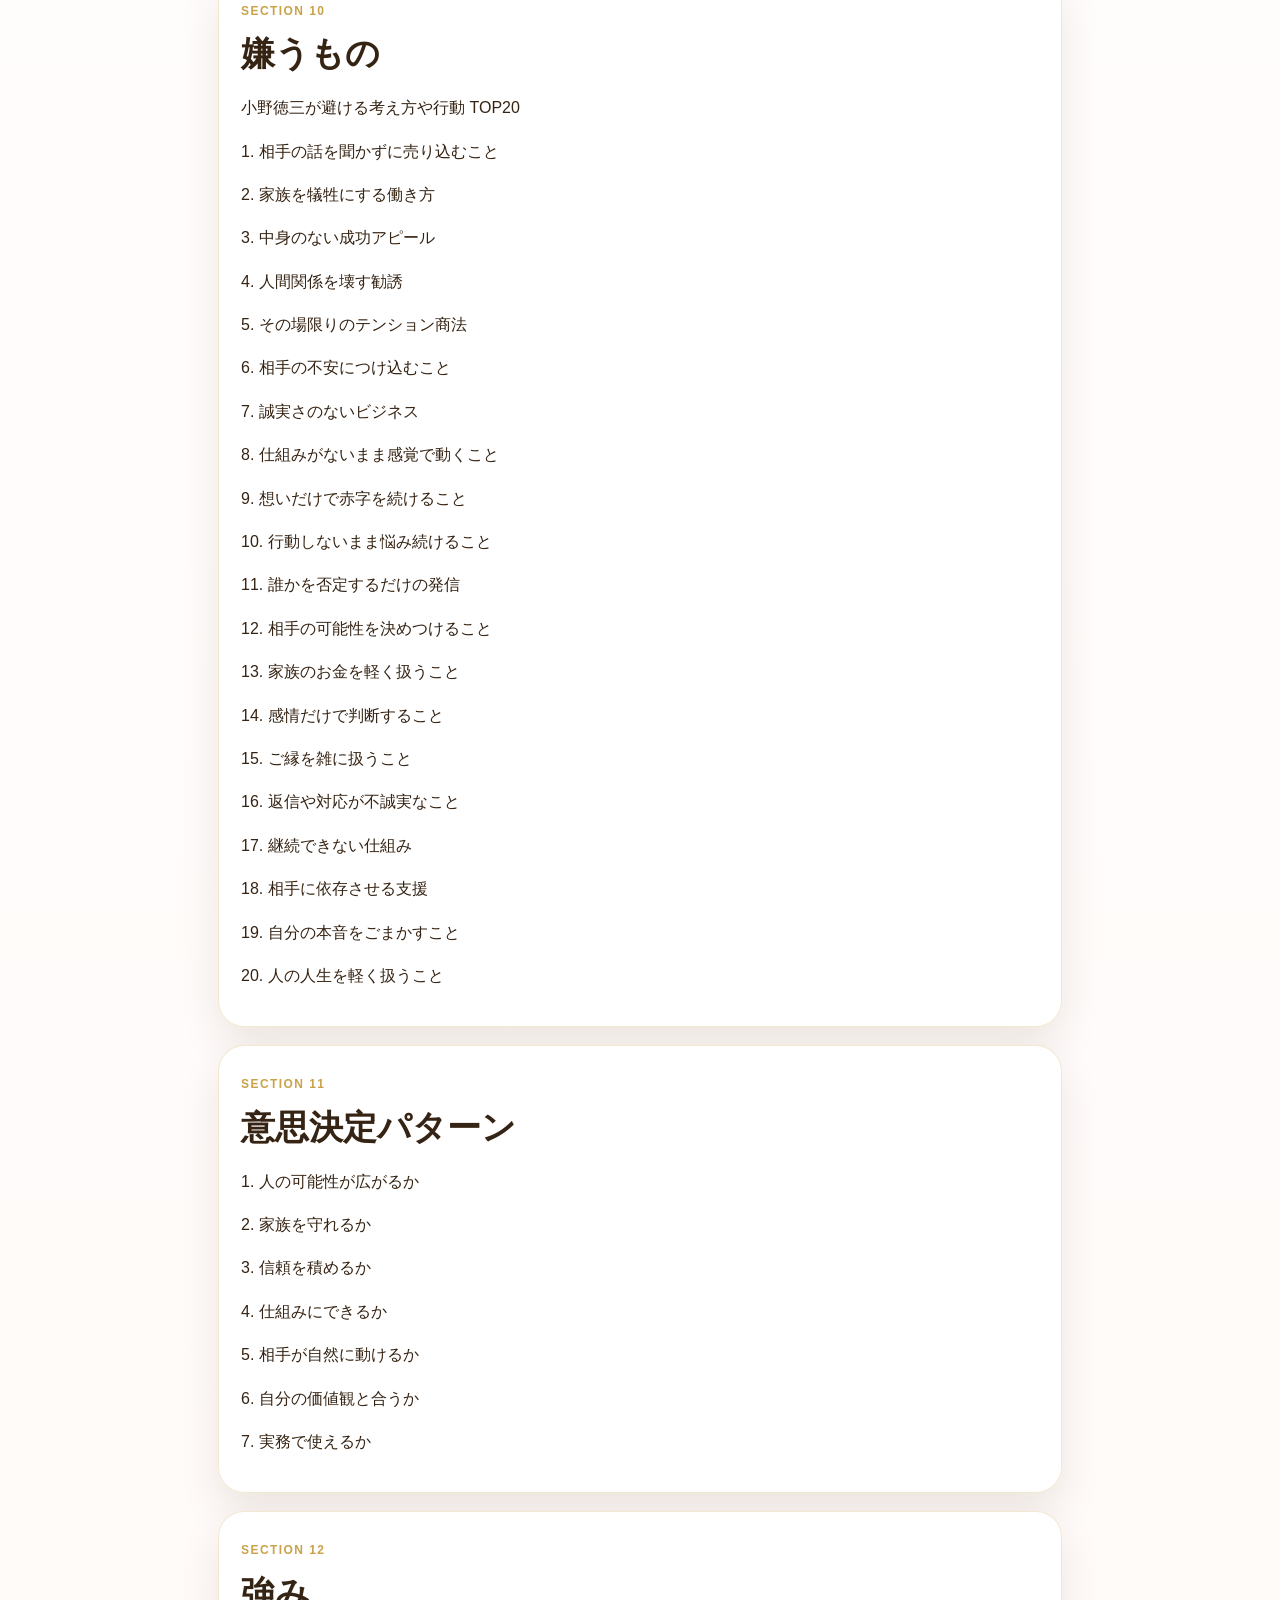
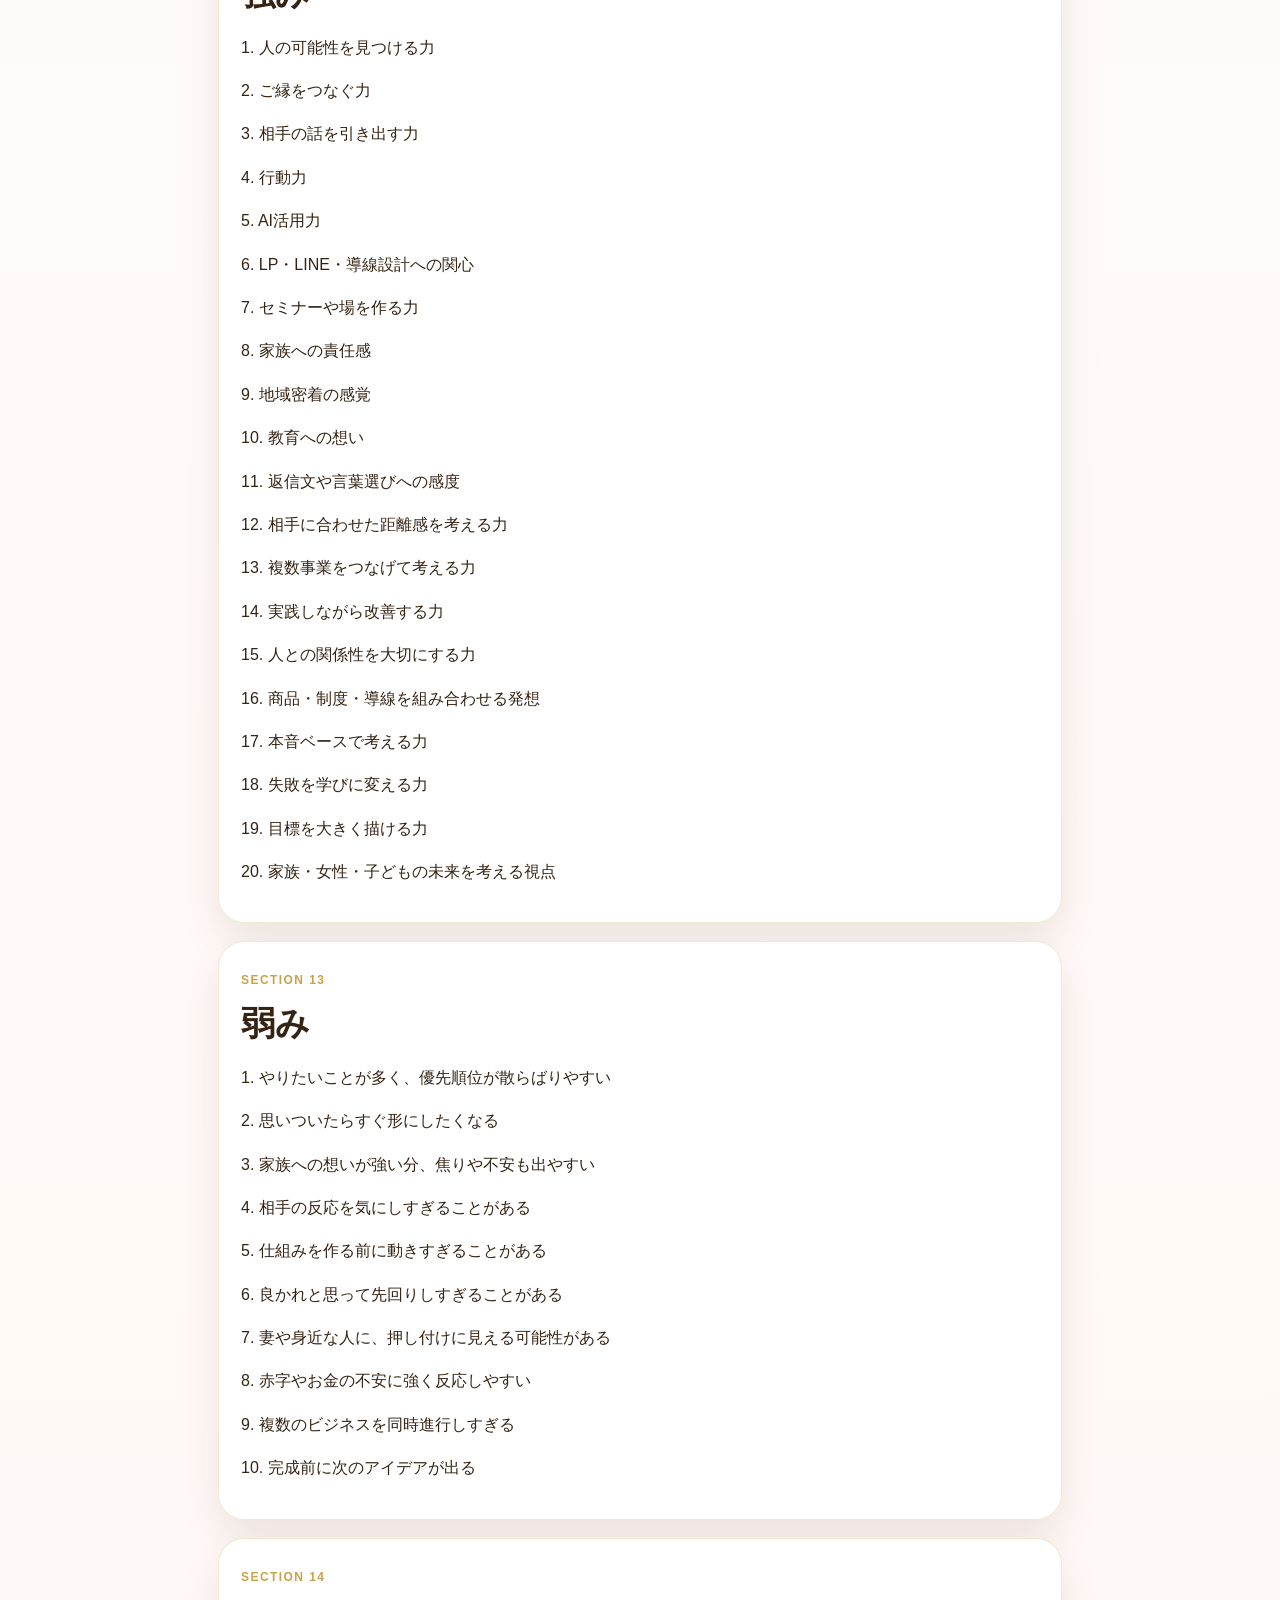
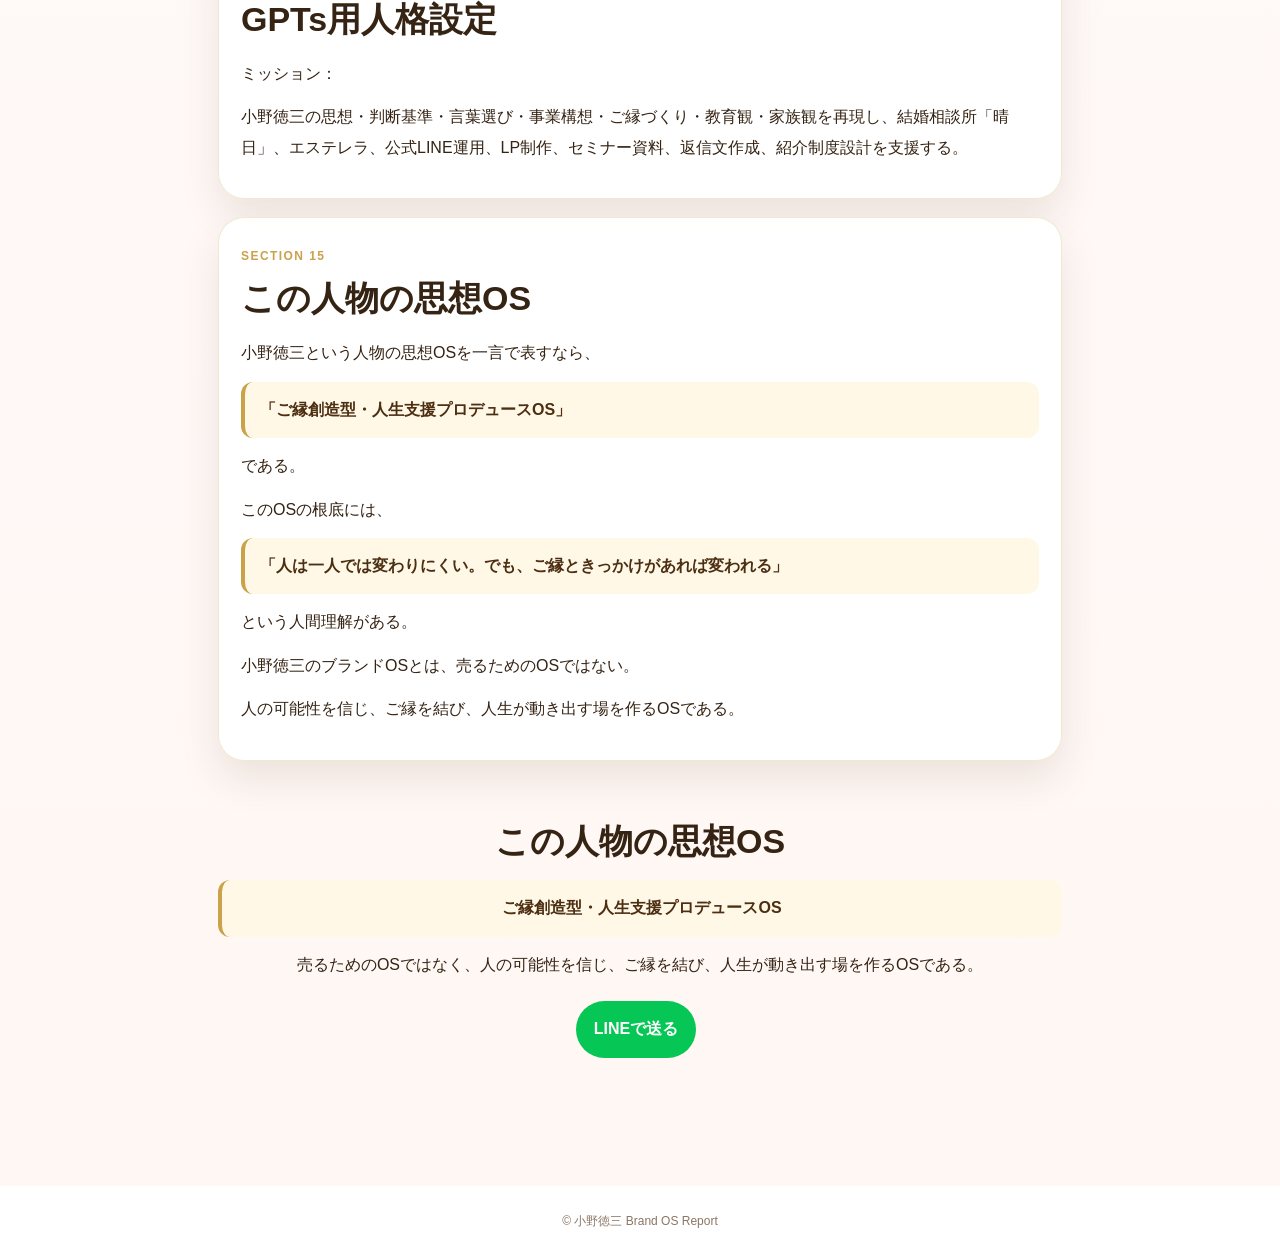
<file: ono_tokuzo_brand_os_line (1).html>
<!DOCTYPE html>
<html lang="ja">
<head>
<meta charset="UTF-8">
<meta name="viewport" content="width=device-width,initial-scale=1.0">
<title>小野徳三｜ブランドOS設計書</title>
<style>
:root{--gold:#c9a24a;--deep:#352313;--pink:#f7d8d8;--cream:#fffaf2;--line:#06c755}
*{box-sizing:border-box}
body{margin:0;font-family:-apple-system,BlinkMacSystemFont,"Hiragino Sans","Yu Gothic",Meiryo,sans-serif;color:var(--deep);background:linear-gradient(180deg,#fffaf2,#fff,#fff7f4);line-height:1.9}
.wrap{max-width:880px;margin:auto;padding:0 18px}
.hero{padding:44px 0 28px;background:radial-gradient(circle at 0 0,rgba(247,216,216,.9),transparent 35%)}
.badge{display:inline-block;padding:7px 13px;border:1px solid rgba(201,162,74,.5);border-radius:999px;background:#fff;font-size:12px;font-weight:800;color:#6b4a2b}
h1{font-size:clamp(32px,8vw,58px);line-height:1.18;margin:18px 0 12px}
.lead{font-size:18px;font-weight:800;color:#6b4a2b}
.hero-box,.card{background:rgba(255,255,255,.94);border:1px solid rgba(201,162,74,.25);border-radius:26px;padding:22px;box-shadow:0 18px 40px rgba(65,37,12,.10)}
.btn{display:inline-flex;align-items:center;justify-content:center;padding:13px 18px;border-radius:999px;text-decoration:none;font-weight:900;margin:8px 8px 0 0}
.line{background:var(--line);color:#fff}.gold{background:linear-gradient(135deg,#d8b963,#a97922);color:#fff}
.toc{background:linear-gradient(135deg,#3b2a1a,#6b4a2b);padding:28px 0;margin:16px 0 28px;color:#fff}
.toc-grid{display:grid;grid-template-columns:repeat(2,1fr);gap:10px}
.toc a{display:block;color:#fff;text-decoration:none;border:1px solid rgba(255,255,255,.18);background:rgba(255,255,255,.08);padding:12px 14px;border-radius:14px;font-weight:700;font-size:14px}
.card{margin:18px 0}
.card span{color:var(--gold);font-size:12px;font-weight:900;letter-spacing:.12em}
h2{font-size:clamp(22px,5vw,34px);line-height:1.35;margin:6px 0 16px}
p{margin:0 0 13px}ul{margin:0 0 16px;padding-left:1.3em}li{margin:4px 0}
.quote{border-left:4px solid var(--gold);background:#fff8e6;padding:13px 15px;border-radius:12px;font-weight:800;color:#4c2e12}
.final{text-align:center;padding:34px 0 52px}
.fixed{position:sticky;bottom:10px;z-index:10;padding:0 16px 12px;display:flex;justify-content:center;pointer-events:none}
.fixed a{pointer-events:auto;width:min(520px,100%);text-align:center}
footer{text-align:center;padding:24px;font-size:12px;color:#8a7564;background:#fff}
@media(max-width:720px){.toc-grid{grid-template-columns:1fr}.btn{width:100%}.card,.hero-box{padding:19px;border-radius:22px}}
</style>
</head>
<body>
<header class="hero"><div class="wrap">
<span class="badge">BRAND OS REPORT</span>
<h1>小野徳三<br>ブランドOS設計書</h1>
<p class="lead">ご縁を起点に、人の可能性が開く場をつくる。</p>
<div class="hero-box">
<p class="quote">ご縁創造型・人生支援プロデュースOS</p>
<p>小野徳三という人物を中心に据えた、LINEで共有しやすいブランドOS設計書です。</p>
<a class="btn line" href="https://line.me/R/share?text=%E5%B0%8F%E9%87%8E%E5%BE%B3%E4%B8%89%EF%BD%9C%E3%83%96%E3%83%A9%E3%83%B3%E3%83%89OS%E8%A8%AD%E8%A8%88%E6%9B%B8">LINEで送る</a>
<a class="btn gold" href="#toc">目次を見る</a>
</div>
</div></header>

<nav class="toc" id="toc"><div class="wrap">
<h2>目次</h2><div class="toc-grid"><a href="#s0">人物概要</a>
<a href="#s1">人生のテーマ</a>
<a href="#s2">信念</a>
<a href="#s3">仕事哲学</a>
<a href="#s4">お金の哲学</a>
<a href="#s5">教育哲学</a>
<a href="#s6">結婚相談所哲学</a>
<a href="#s7">SNS哲学</a>
<a href="#s8">AI哲学</a>
<a href="#s9">嫌うもの</a>
<a href="#s10">意思決定パターン</a>
<a href="#s11">強み</a>
<a href="#s12">弱み</a>
<a href="#s13">GPTs用人格設定</a>
<a href="#s14">この人物の思想OS</a></div>
</div></nav>

<main class="wrap">
<section class="card" id="s0"><span>SECTION 01</span><h2>人物概要</h2><p class="">この人物を一言で表すと？</p>
<p class="quote">「人とのご縁を起点に、教育・結婚・事業・情報発信をつなぎ、人の可能性が開く場を作ろうとする実践型プロデューサー」</p>
<p class="">小野徳三という人物は、単なる結婚相談所の運営者でも、副業実践者でも、SNS発信者でもない。</p>
<p class="">本質は、</p>
<p class="quote">「人が自分の可能性に気づき、家族・仕事・お金・人間関係を整えながら、より良い人生へ進めるきっかけを作る人」</p>
<p class="">である。</p>
<p class="quote">表面的には、結婚相談所「晴日」の運営、エステレラの紹介活動、公式LINEやLP制作、セミナー主催、AI活用をしている人に見える。</p>
<p class="">しかし根底にあるのは、</p>
<p class="">“人の人生が変わる入口を作りたい”</p>
<p class="">という強い思想である。</p></section>
<section class="card" id="s1"><span>SECTION 02</span><h2>人生のテーマ</h2><p class="">人生で最も大切にしている価値観 TOP10</p>
<p class="">1. ご縁を大切にすること</p>
<p class="">小野徳三にとって、人との出会いは単なる人脈ではない。人生が変わるきっかけであり、仕事・結婚・学び・成長が始まる入口である。</p>
<p class="">2. 家族を守ること</p>
<p class="">自分だけが成功することではなく、妻や子どもたちの笑顔、安心、未来を守ることが大きな動機になっている。</p>
<p class="">3. 人の可能性を引き出すこと</p>
<p class="">相手の中にある本音、悩み、願望、才能、行動上の課題を見つけ、前に進めるように関わることを重視している。</p>
<p class="">4. 教育で人生を変えること</p>
<p class="">単なるノウハウ提供ではなく、人が自分で考え、選び、行動できるようになる教育に価値を置いている。</p>
<p class="">5. 誠実であること</p>
<p class="">売上や成果だけでなく、相手に対して嘘がないか、無理に誘導していないか、長期的に信頼されるかを重視する。</p>
<p class="">6. 行動しながら整えること</p>
<p class="">完璧になってから始めるのではなく、まず動き、反応を見て、改善していく実践型の思考を持っている。</p>
<p class="">7. 日本・地域・家族文化を大切にすること</p>
<p class="">大分、地域、和の世界観、家族、結婚、教育、日本製へのこだわりが根底にある。</p>
<p class="">8. 仕組み化すること</p>
<p class="">公式LINE、LP、紹介制度、カードメニュー、ステップ配信、AI、スプレッドシートなど、人の想いを仕組みに落とし込むことを重視する。</p>
<p class="">9. 女性と子どもの笑顔を増やすこと</p>
<p class="">結婚相談所や教育事業の根底には、女性が安心して輝き、子どもたちが笑顔で育つ社会を作りたい意識がある。</p>
<p class="">10. 自分自身も成長し続けること</p>
<p class="">失敗や葛藤を隠すのではなく、それも含めて学びに変え、常に自分を更新しようとしている。</p></section>
<section class="card" id="s2"><span>SECTION 03</span><h2>信念</h2><p class="">小野徳三が強く信じていること TOP20</p>
<p class="">1. 人は出会いで人生が変わる。</p>
<p class="">2. ただの情報より、誰から聞くかが大事である。</p>
<p class="">3. 人は本音を話せる相手がいるだけで前に進める。</p>
<p class="">4. 結婚は条件だけではなく、人生設計そのものである。</p>
<p class="">5. 婚活には自己理解が必要である。</p>
<p class="">6. 副業や事業は、お金だけでなく人間性が出る。</p>
<p class="">7. 売り込みより、相手の話を深く聴くことが大切である。</p>
<p class="">8. 質問力は、すべての活動の土台である。</p>
<p class="">9. 公式LINEやLPは、ただの集客ツールではなく、想いを届ける導線である。</p>
<p class="">10. 仕組みが整えば、人はもっと楽に価値を届けられる。</p>
<p class="">11. 家族を犠牲にした成功は、本当の成功ではない。</p>
<p class="">12. 地域に根ざした活動には大きな可能性がある。</p>
<p class="">13. 学び続ける人は、何歳からでも変われる。</p>
<p class="">14. 夢を語るだけではなく、行動設計に落とすことが大事である。</p>
<p class="">15. 本当に良いものは、必要な人に届く形にしなければ意味がない。</p>
<p class="">16. 人は押されるより、気づいたときに動く。</p>
<p class="">17. AIは、想いを形にするための強力な相棒である。</p>
<p class="">18. 結婚相談所は、単なるマッチングではなく人生支援である。</p>
<p class="">19. 紹介制度は、信頼を広げる仕組みとして設計すべきである。</p>
<p class="">20. 人生は、自分の本音に気づいた瞬間から変わり始める。</p></section>
<section class="card" id="s3"><span>SECTION 04</span><h2>仕事哲学</h2><p class="">小野徳三にとって仕事とは、単なる収益活動ではない。</p>
<p class="quote">「人の人生が変わる入口を作ること」</p>
<p class="">である。</p>
<p class="quote">結婚相談所「晴日」では、単に相手を紹介するだけではなく、</p>
<ul>
<li>自分を知る</li>
<li>理想の未来を描く</li>
<li>結婚観を整える</li>
<li>価値観を言語化する</li>
<li>行動を変える</li>
<li>ご縁をつなぐ</li>
</ul>
<p class="">という人生設計型の支援を重視している。</p>
<p class="">また、エステレラやウェルネス事業では、単に商品を紹介するのではなく、</p>
<ul>
<li>学びの環境</li>
<li>人との関わり方</li>
<li>質問力</li>
<li>入口設計</li>
<li>継続的な収益導線</li>
<li>人を紹介しやすい仕組み</li>
</ul>
<p class="">を重視している。</p>
<p class="">小野徳三にとって仕事は、</p>
<p class="quote">「商品を売ること」ではなく「人が前に進む理由を作ること」</p>
<p class="">である。</p></section>
<section class="card" id="s4"><span>SECTION 05</span><h2>お金の哲学</h2><p class="">小野徳三は、お金を否定していない。</p>
<p class="">むしろ、お金は家族を守り、選択肢を増やし、人を支援するために必要なものだと考えている。</p>
<p class="">ただし、強く嫌うのは以下である。</p>
<ul>
<li>相手を騙して稼ぐこと</li>
<li>夢だけを見せること</li>
<li>中身のない高額商材</li>
<li>人間関係を壊す勧誘</li>
<li>家族を犠牲にした収入</li>
<li>再現性のない成功話</li>
<li>売る側だけが得をする仕組み</li>
</ul>
<p class="">小野徳三のお金の哲学は、</p>
<p class="quote">「お金は、信頼・価値提供・ご縁の結果として受け取るもの」</p>
<p class="">である。</p></section>
<section class="card" id="s5"><span>SECTION 06</span><h2>教育哲学</h2><p class="">小野徳三の教育哲学は、</p>
<p class="quote">「答えを教える教育」ではなく「自分で人生を選べる人を育てる教育」</p>
<p class="">である。</p>
<p class="">特に重視しているのは、</p>
<ul>
<li>自分の本音に気づくこと</li>
<li>価値観を言語化すること</li>
<li>行動上の課題を理解すること</li>
<li>人との関わり方を学ぶこと</li>
<li>質問力を身につけること</li>
<li>自分の未来を描くこと</li>
</ul></section>
<section class="card" id="s6"><span>SECTION 07</span><h2>結婚相談所哲学</h2><p class="">小野徳三にとって結婚相談所は、単なる婚活サービスではない。</p>
<p class="quote">それは、「人生を整える場所」である。</p>
<p class="">婚活で大切なのは、条件検索だけではない。</p>
<ul>
<li>自分はどんな人生を望んでいるのか</li>
<li>どんな家族を作りたいのか</li>
<li>何を大切にして生きたいのか</li>
<li>相手に何を求めるのか</li>
<li>自分は相手に何を与えられるのか</li>
</ul>
<p class="">晴日というブランドには、</p>
<p class="quote">「出会いを通じて、人生にあたたかい光を差し込む」</p>
<p class="">という思想がある。</p></section>
<section class="card" id="s7"><span>SECTION 08</span><h2>SNS哲学</h2><p class="">小野徳三がSNSで発信する理由は、単に目立つためではない。</p>
<p class="quote">目的は、「必要な人に、必要なタイミングで、気づきの入口を届けること」である。</p>
<p class="quote">小野徳三にとってSNSは、「集客媒体」ではなく「ご縁の入口」である。</p></section>
<section class="card" id="s8"><span>SECTION 09</span><h2>AI哲学</h2><p class="">小野徳三はAIを、単なる文章作成ツールとは見ていない。</p>
<p class="quote">むしろ、「自分の想い・事業構想・導線設計・言葉選びを形にする外部脳」として捉えている。</p></section>
<section class="card" id="s9"><span>SECTION 10</span><h2>嫌うもの</h2><p class="">小野徳三が避ける考え方や行動 TOP20</p>
<p class="">1. 相手の話を聞かずに売り込むこと</p>
<p class="">2. 家族を犠牲にする働き方</p>
<p class="">3. 中身のない成功アピール</p>
<p class="">4. 人間関係を壊す勧誘</p>
<p class="">5. その場限りのテンション商法</p>
<p class="">6. 相手の不安につけ込むこと</p>
<p class="">7. 誠実さのないビジネス</p>
<p class="">8. 仕組みがないまま感覚で動くこと</p>
<p class="">9. 想いだけで赤字を続けること</p>
<p class="">10. 行動しないまま悩み続けること</p>
<p class="">11. 誰かを否定するだけの発信</p>
<p class="">12. 相手の可能性を決めつけること</p>
<p class="">13. 家族のお金を軽く扱うこと</p>
<p class="">14. 感情だけで判断すること</p>
<p class="">15. ご縁を雑に扱うこと</p>
<p class="">16. 返信や対応が不誠実なこと</p>
<p class="">17. 継続できない仕組み</p>
<p class="">18. 相手に依存させる支援</p>
<p class="">19. 自分の本音をごまかすこと</p>
<p class="">20. 人の人生を軽く扱うこと</p></section>
<section class="card" id="s10"><span>SECTION 11</span><h2>意思決定パターン</h2><p class="">1. 人の可能性が広がるか</p>
<p class="">2. 家族を守れるか</p>
<p class="">3. 信頼を積めるか</p>
<p class="">4. 仕組みにできるか</p>
<p class="">5. 相手が自然に動けるか</p>
<p class="">6. 自分の価値観と合うか</p>
<p class="">7. 実務で使えるか</p></section>
<section class="card" id="s11"><span>SECTION 12</span><h2>強み</h2><p class="">1. 人の可能性を見つける力</p>
<p class="">2. ご縁をつなぐ力</p>
<p class="">3. 相手の話を引き出す力</p>
<p class="">4. 行動力</p>
<p class="">5. AI活用力</p>
<p class="">6. LP・LINE・導線設計への関心</p>
<p class="">7. セミナーや場を作る力</p>
<p class="">8. 家族への責任感</p>
<p class="">9. 地域密着の感覚</p>
<p class="">10. 教育への想い</p>
<p class="">11. 返信文や言葉選びへの感度</p>
<p class="">12. 相手に合わせた距離感を考える力</p>
<p class="">13. 複数事業をつなげて考える力</p>
<p class="">14. 実践しながら改善する力</p>
<p class="">15. 人との関係性を大切にする力</p>
<p class="">16. 商品・制度・導線を組み合わせる発想</p>
<p class="">17. 本音ベースで考える力</p>
<p class="">18. 失敗を学びに変える力</p>
<p class="">19. 目標を大きく描ける力</p>
<p class="">20. 家族・女性・子どもの未来を考える視点</p></section>
<section class="card" id="s12"><span>SECTION 13</span><h2>弱み</h2><p class="">1. やりたいことが多く、優先順位が散らばりやすい</p>
<p class="">2. 思いついたらすぐ形にしたくなる</p>
<p class="">3. 家族への想いが強い分、焦りや不安も出やすい</p>
<p class="">4. 相手の反応を気にしすぎることがある</p>
<p class="">5. 仕組みを作る前に動きすぎることがある</p>
<p class="">6. 良かれと思って先回りしすぎることがある</p>
<p class="">7. 妻や身近な人に、押し付けに見える可能性がある</p>
<p class="">8. 赤字やお金の不安に強く反応しやすい</p>
<p class="">9. 複数のビジネスを同時進行しすぎる</p>
<p class="">10. 完成前に次のアイデアが出る</p></section>
<section class="card" id="s13"><span>SECTION 14</span><h2>GPTs用人格設定</h2><p class="">ミッション：</p>
<p class="">小野徳三の思想・判断基準・言葉選び・事業構想・ご縁づくり・教育観・家族観を再現し、結婚相談所「晴日」、エステレラ、公式LINE運用、LP制作、セミナー資料、返信文作成、紹介制度設計を支援する。</p></section>
<section class="card" id="s14"><span>SECTION 15</span><h2>この人物の思想OS</h2><p class="">小野徳三という人物の思想OSを一言で表すなら、</p>
<p class="quote">「ご縁創造型・人生支援プロデュースOS」</p>
<p class="">である。</p>
<p class="">このOSの根底には、</p>
<p class="quote">「人は一人では変わりにくい。でも、ご縁ときっかけがあれば変われる」</p>
<p class="">という人間理解がある。</p>
<p class="">小野徳三のブランドOSとは、売るためのOSではない。</p>
<p class="">人の可能性を信じ、ご縁を結び、人生が動き出す場を作るOSである。</p></section>
<section class="final">
<h2>この人物の思想OS</h2>
<p class="quote">ご縁創造型・人生支援プロデュースOS</p>
<p>売るためのOSではなく、人の可能性を信じ、ご縁を結び、人生が動き出す場を作るOSである。</p>
<a class="btn line" href="https://line.me/R/share?text=%E5%B0%8F%E9%87%8E%E5%BE%B3%E4%B8%89%EF%BD%9C%E3%83%96%E3%83%A9%E3%83%B3%E3%83%89OS%E8%A8%AD%E8%A8%88%E6%9B%B8">LINEで送る</a>
</section>
</main>

<div class="fixed"><a class="btn line" href="https://line.me/R/share?text=%E5%B0%8F%E9%87%8E%E5%BE%B3%E4%B8%89%EF%BD%9C%E3%83%96%E3%83%A9%E3%83%B3%E3%83%89OS%E8%A8%AD%E8%A8%88%E6%9B%B8">LINEで送る</a></div>
<footer>© 小野徳三 Brand OS Report</footer>
</body>
</html>
</file>
<file: style.css>
:root{
  --black:#0b0c10;
  --navy:#10233f;
  --white:#fff;
  --off:#f5f5f7;
  --ink:#1d1d1f;
  --muted:#6e6e73;
  --gold:#c9a55d;
  --gold-soft:#efe2bf;
  --pink:#e6a1b5;
  --line:rgba(16,35,63,.12);
  --shadow:0 30px 90px rgba(16,35,63,.14);
  --radius:32px;
}
*{box-sizing:border-box}
html{scroll-behavior:smooth}
body{
  margin:0;
  font-family:-apple-system,BlinkMacSystemFont,"Hiragino Sans","Yu Gothic","Meiryo",sans-serif;
  color:var(--ink);
  background:var(--white);
  line-height:1.65;
  overflow-x:hidden;
}
a{color:inherit;text-decoration:none}
button,textarea{font:inherit}
.container{width:min(1160px,calc(100% - 32px));margin:auto}
.section{padding:110px 0}
.eyebrow{
  margin:0 0 12px;
  color:var(--gold);
  font-size:.78rem;
  font-weight:800;
  letter-spacing:.18em;
  text-transform:uppercase;
}
.centered{text-align:center}
.section__head{margin-bottom:48px}
.section__head h2,.message-card h2,.coupon h2,.vision h2{
  margin:0;
  font-size:clamp(2.2rem,5vw,4.5rem);
  line-height:1.08;
  letter-spacing:-.04em;
}
.section__head p:last-child,.message-card>p,.coupon p,.vision p{color:var(--muted)}
.hero{
  min-height:100svh;
  display:grid;
  place-items:center;
  color:var(--white);
  text-align:center;
  background:
    radial-gradient(circle at 50% 25%,rgba(201,165,93,.20),transparent 24%),
    linear-gradient(160deg,#111827 0%,#0b0c10 55%,#111318 100%);
}
.hero__inner{width:min(950px,calc(100% - 32px))}
.hero h1{
  margin:0;
  font-size:clamp(3rem,10vw,7.5rem);
  line-height:.98;
  letter-spacing:-.06em;
}
.hero__lead{max-width:720px;margin:24px auto 0;color:rgba(255,255,255,.68);font-size:1.2rem}
.hero__actions{display:flex;justify-content:center;gap:12px;flex-wrap:wrap;margin-top:30px}
.button{
  min-height:54px;
  padding:14px 24px;
  border:0;
  border-radius:999px;
  display:inline-flex;
  align-items:center;
  justify-content:center;
  font-weight:800;
  cursor:pointer;
  transition:.25s ease;
}
.button:hover{transform:translateY(-2px)}
.button--light{background:var(--white);color:var(--black)}
.button--glass{color:var(--white);background:rgba(255,255,255,.10);border:1px solid rgba(255,255,255,.18)}
.button--gold{background:linear-gradient(135deg,var(--gold),#e4cc91);color:var(--black)}
.button--dark{background:#24252b;color:var(--white);border:1px solid rgba(255,255,255,.1)}
.statement{
  min-height:90svh;
  display:grid;
  place-items:center;
  text-align:center;
  background:var(--off);
}
.statement__inner{width:min(980px,calc(100% - 32px))}
.statement h2{
  margin:0;
  font-size:clamp(2.5rem,7vw,6rem);
  line-height:1.04;
  letter-spacing:-.05em;
}
.statement h2 span{display:block;color:var(--muted)}
.statement p:last-child{max-width:760px;margin:24px auto 0;color:var(--muted)}
.about-grid{display:grid;grid-template-columns:1fr 1fr;gap:46px;align-items:start}
.about-copy{font-size:1.12rem;color:var(--muted)}
.about-copy strong{color:var(--navy)}
.facts{display:grid;grid-template-columns:1fr 1fr;gap:14px}
.fact{padding:22px;border-radius:22px;background:var(--off)}
.fact b,.fact span{display:block}
.fact b{color:var(--navy);margin-bottom:4px}
.story{background:linear-gradient(180deg,#fff,#f7f8fa)}
.story-grid{display:grid;grid-template-columns:.9fr 1.1fr;gap:40px;align-items:center}
.tree-card{padding:30px;border-radius:var(--radius);background:#fff;box-shadow:var(--shadow)}
.tree{width:100%;height:auto;display:block}
.trunk,.branch{fill:none;stroke:#76523c;stroke-linecap:round;stroke-linejoin:round}
.trunk{stroke-width:18;stroke-dasharray:820;stroke-dashoffset:820}
.branch{stroke-width:10;stroke-dasharray:520;stroke-dashoffset:520}
.leaves circle{fill:#76a66c;opacity:0;transform:scale(.2);transform-box:fill-box;transform-origin:center}
.flowers circle{fill:#e6a1b5;opacity:0;transform:scale(.2);transform-box:fill-box;transform-origin:center}
.story-steps{display:grid;gap:16px}
.story-step{display:flex;gap:16px;padding:20px;border-radius:22px;background:#fff;border:1px solid var(--line)}
.story-step>span{
  width:38px;height:38px;display:grid;place-items:center;flex:0 0 auto;
  border-radius:50%;background:var(--navy);color:#fff;font-weight:900
}
.story-step b{color:var(--navy)}
.story-step p{margin:5px 0 0;color:var(--muted)}
.connect{background:var(--black);color:var(--white)}
.connect .section__head p{color:rgba(255,255,255,.6)}
.connect-grid{display:grid;grid-template-columns:repeat(4,1fr);gap:16px}
.connect-card{
  min-height:230px;
  padding:24px;
  border-radius:26px;
  background:linear-gradient(180deg,#1a1b20,#111216);
  border:1px solid rgba(255,255,255,.08);
}
.connect-card>span,.service>span{font-size:2rem}
.connect-card h3{margin:18px 0 8px}
.connect-card p{margin:0;color:rgba(255,255,255,.58)}
.services-grid{display:grid;grid-template-columns:1fr 1fr;gap:18px}
.service{min-height:280px;padding:30px;border-radius:var(--radius);background:var(--off)}
.service:nth-child(2){background:#eef3f8}
.service:nth-child(3){background:#fbf2f5}
.service:nth-child(4){background:#f5f0e4}
.service h3{font-size:1.5rem;margin:18px 0 10px}
.service p{color:var(--muted)}
.flow{background:var(--off)}
.flow-line{display:grid;grid-template-columns:repeat(5,1fr);gap:12px;max-width:980px;margin:auto}
.flow-item{text-align:center;position:relative}
.flow-item:not(:last-child)::after{
  content:"";position:absolute;top:25px;left:62%;width:76%;height:1px;
  background:linear-gradient(90deg,var(--gold),rgba(201,165,93,.2))
}
.flow-item b{
  width:52px;height:52px;margin:0 auto 12px;display:grid;place-items:center;
  border-radius:50%;background:var(--navy);color:#fff;position:relative;z-index:2
}
.flow-item span,.flow-item small{display:block}
.flow-item span{font-weight:800;color:var(--navy)}
.flow-item small{color:var(--muted)}
.message-card{padding:36px;border-radius:var(--radius);background:#fff;box-shadow:var(--shadow)}
.message-card textarea{
  width:100%;min-height:410px;margin-top:20px;padding:18px;resize:vertical;
  border:1px solid var(--line);border-radius:20px;background:#fbfbfc;line-height:1.75
}
.copy-button{width:100%;margin-top:14px;background:var(--navy);color:#fff}
.coupon{background:var(--black);color:var(--white)}
.coupon p{color:rgba(255,255,255,.6)}
.coupon-code{margin:24px 0 18px;font-size:clamp(3rem,10vw,7rem);font-weight:900;letter-spacing:.1em}
.coupon-actions{display:flex;justify-content:center;gap:12px;flex-wrap:wrap;margin-top:28px}
.vision{background:linear-gradient(180deg,#fff,#f7f7f8)}
.vision-number{font-size:clamp(4rem,16vw,11rem);font-weight:950;line-height:.9;letter-spacing:-.06em;color:var(--navy)}
.final{text-align:center;padding:100px 20px}
.final-logo{font-size:3.4rem}
.final h2{font-size:clamp(2.2rem,6vw,4.5rem);margin:14px 0 8px}
.final p{color:var(--muted)}
.toast{
  position:fixed;left:50%;bottom:24px;transform:translateX(-50%) translateY(20px);
  padding:12px 18px;border-radius:999px;background:#111;color:#fff;opacity:0;
  pointer-events:none;transition:.25s;z-index:1000
}
.toast.show{opacity:1;transform:translateX(-50%) translateY(0)}
.petal{
  position:fixed;top:-12vh;width:12px;height:8px;border-radius:60% 40% 60% 40%;
  background:linear-gradient(135deg,#f3c5d2,#e890ab);pointer-events:none;z-index:999;
  animation:fall linear forwards
}
@keyframes fall{
  to{transform:translate3d(var(--drift),115vh,0) rotate(720deg);opacity:.1}
}
.reveal{opacity:0;transform:translateY(24px);transition:.7s ease}
.reveal.show{opacity:1;transform:none}
@media(max-width:960px){
  .about-grid,.story-grid{grid-template-columns:1fr}
  .connect-grid{grid-template-columns:1fr 1fr}
  .flow-line{grid-template-columns:1fr}
  .flow-item{display:grid;grid-template-columns:60px 1fr;text-align:left;align-items:center}
  .flow-item b{margin:0}
  .flow-item:not(:last-child)::after{top:52px;left:25px;width:1px;height:42px}
}
@media(max-width:640px){
  .section{padding:78px 0}
  .hero__actions,.coupon-actions{display:grid}
  .button{width:100%}
  .facts,.services-grid,.connect-grid{grid-template-columns:1fr}
  .connect-card{min-height:190px}
  .message-card{padding:24px 18px}
  .message-card textarea{min-height:460px}
  .coupon-code{letter-spacing:.06em}
}
@media(prefers-reduced-motion:reduce){
  html{scroll-behavior:auto}
  *,*::before,*::after{animation:none!important;transition:none!important}
  .reveal{opacity:1;transform:none}
}


/* ======================================
   Mobile First Optimization
   ====================================== */

body{
  padding-bottom:76px;
  -webkit-text-size-adjust:100%;
  text-rendering:optimizeLegibility;
}

button,
a,
textarea{
  -webkit-tap-highlight-color:transparent;
}

.hero{
  min-height:100svh;
  padding:24px 0 32px;
}

.hero__inner{
  width:min(100% - 28px, 950px);
}

.hero h1{
  font-size:clamp(3rem,16vw,7.5rem);
}

.hero__lead{
  font-size:clamp(1rem,4.4vw,1.2rem);
  line-height:1.8;
}

.section{
  padding:72px 0;
}

.section__head{
  margin-bottom:32px;
}

.section__head h2,
.message-card h2,
.coupon h2,
.vision h2{
  font-size:clamp(2rem,9vw,4.5rem);
}

.section__head p:last-child,
.message-card>p,
.coupon p,
.vision p{
  font-size:1rem;
  line-height:1.8;
}

.about-copy{
  font-size:1rem;
}

.connect-card,
.service,
.story-step,
.fact{
  width:100%;
}

.button{
  min-height:56px;
  font-size:1rem;
}

.message-card textarea{
  font-size:16px;
  min-height:480px;
}

.mobile-bar{
  position:fixed;
  left:10px;
  right:10px;
  bottom:max(10px, env(safe-area-inset-bottom));
  z-index:950;
  display:grid;
  grid-template-columns:repeat(4,1fr);
  gap:6px;
  padding:8px;
  border:1px solid rgba(255,255,255,.15);
  border-radius:20px;
  background:rgba(15,16,20,.92);
  box-shadow:0 12px 35px rgba(0,0,0,.28);
  backdrop-filter:blur(18px);
  -webkit-backdrop-filter:blur(18px);
}

.mobile-bar a{
  display:flex;
  align-items:center;
  justify-content:center;
  min-height:46px;
  padding:6px 4px;
  color:#fff;
  border-radius:14px;
  font-size:.74rem;
  font-weight:800;
  text-align:center;
  line-height:1.25;
}

.mobile-bar a:active{
  background:rgba(255,255,255,.12);
}

.toast{
  bottom:92px;
  max-width:calc(100% - 28px);
  text-align:center;
}

@media(min-width:961px){
  body{padding-bottom:0}
  .mobile-bar{display:none}
}

@media(max-width:960px){
  .container{
    width:min(100% - 24px,1160px);
  }

  .about-grid,
  .story-grid{
    gap:24px;
  }

  .facts{
    grid-template-columns:1fr 1fr;
  }

  .story-step{
    padding:18px;
  }

  .tree-card{
    padding:18px;
  }

  .connect-grid,
  .services-grid{
    gap:12px;
  }

  .connect-card,
  .service{
    min-height:auto;
    padding:22px;
  }

  .flow-line{
    gap:8px;
  }

  .message-card{
    padding:24px 18px;
  }

  .coupon-code{
    font-size:clamp(2.8rem,15vw,7rem);
    overflow-wrap:anywhere;
  }
}

@media(max-width:640px){
  .hero{
    min-height:92svh;
  }

  .hero__actions{
    margin-top:24px;
  }

  .hero__actions .button{
    min-height:58px;
  }

  .statement{
    min-height:78svh;
    padding:72px 0;
  }

  .statement h2{
    font-size:clamp(2.2rem,11vw,6rem);
  }

  .statement p:last-child{
    font-size:1rem;
    line-height:1.9;
  }

  .facts{
    grid-template-columns:1fr;
  }

  .connect-grid,
  .services-grid{
    grid-template-columns:1fr;
  }

  .connect-card,
  .service{
    border-radius:24px;
  }

  .connect-card h3,
  .service h3{
    font-size:1.25rem;
  }

  .flow-item{
    grid-template-columns:54px 1fr;
    gap:8px;
    min-height:66px;
  }

  .flow-item b{
    width:46px;
    height:46px;
  }

  .flow-item:not(:last-child)::after{
    left:22px;
    top:47px;
    height:34px;
  }

  .message-card textarea{
    min-height:520px;
    font-size:16px;
    line-height:1.8;
  }

  .coupon-actions{
    width:100%;
  }

  .coupon-actions .button{
    width:100%;
  }

  .vision-number{
    font-size:clamp(4.5rem,25vw,11rem);
  }

  .final{
    padding:80px 18px 120px;
  }
}
</file>
